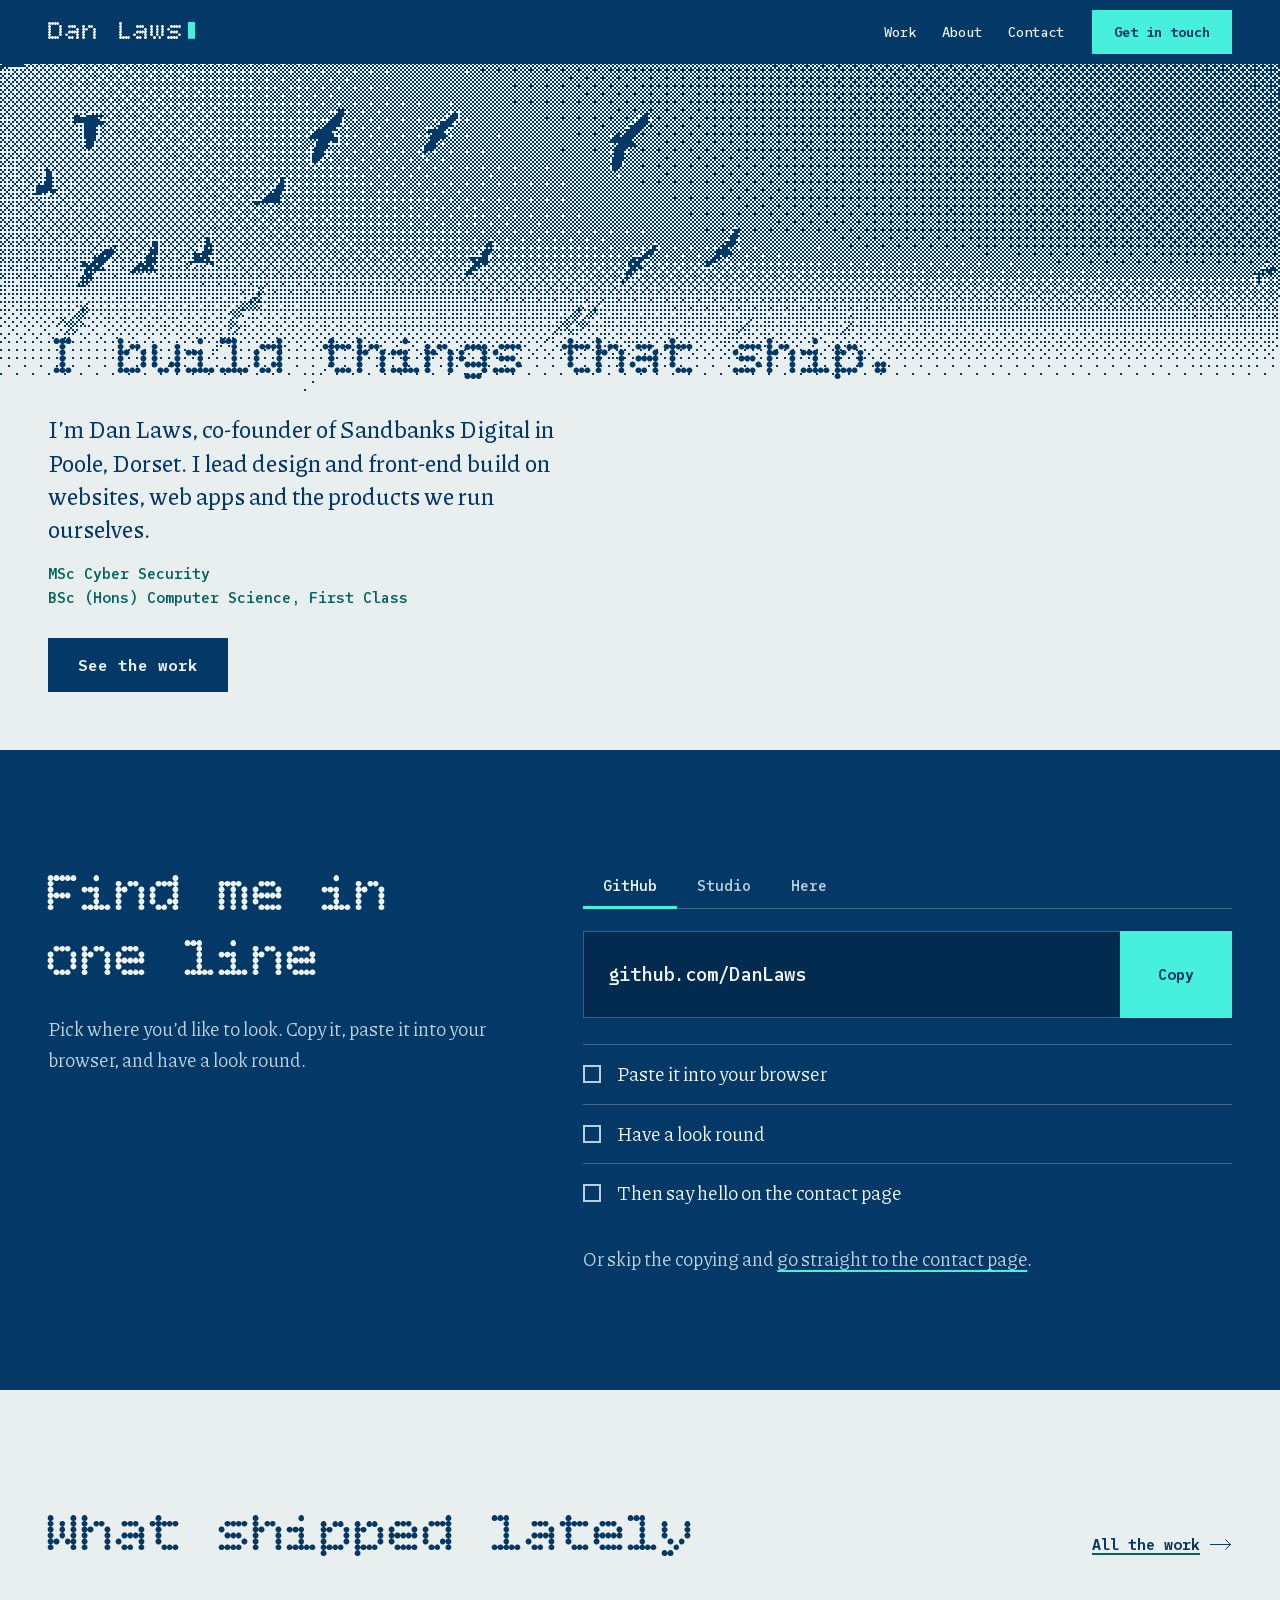
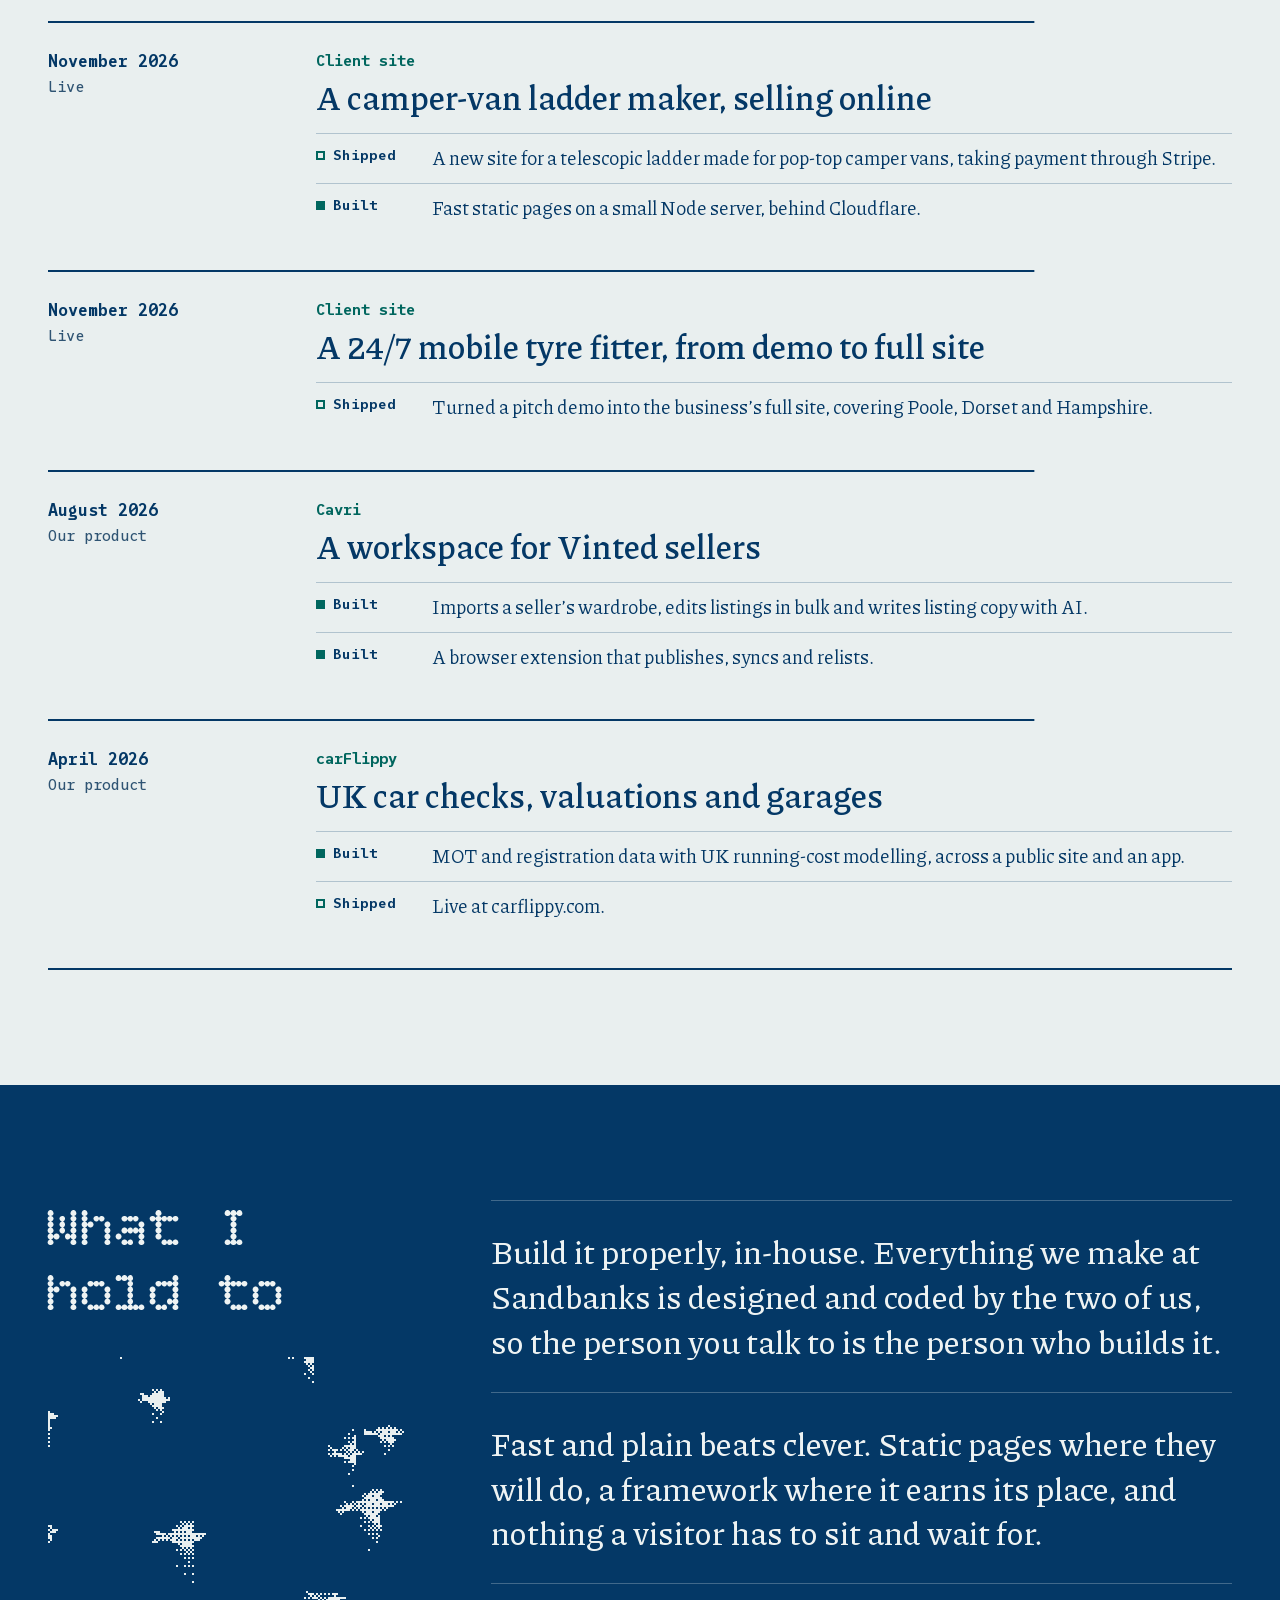
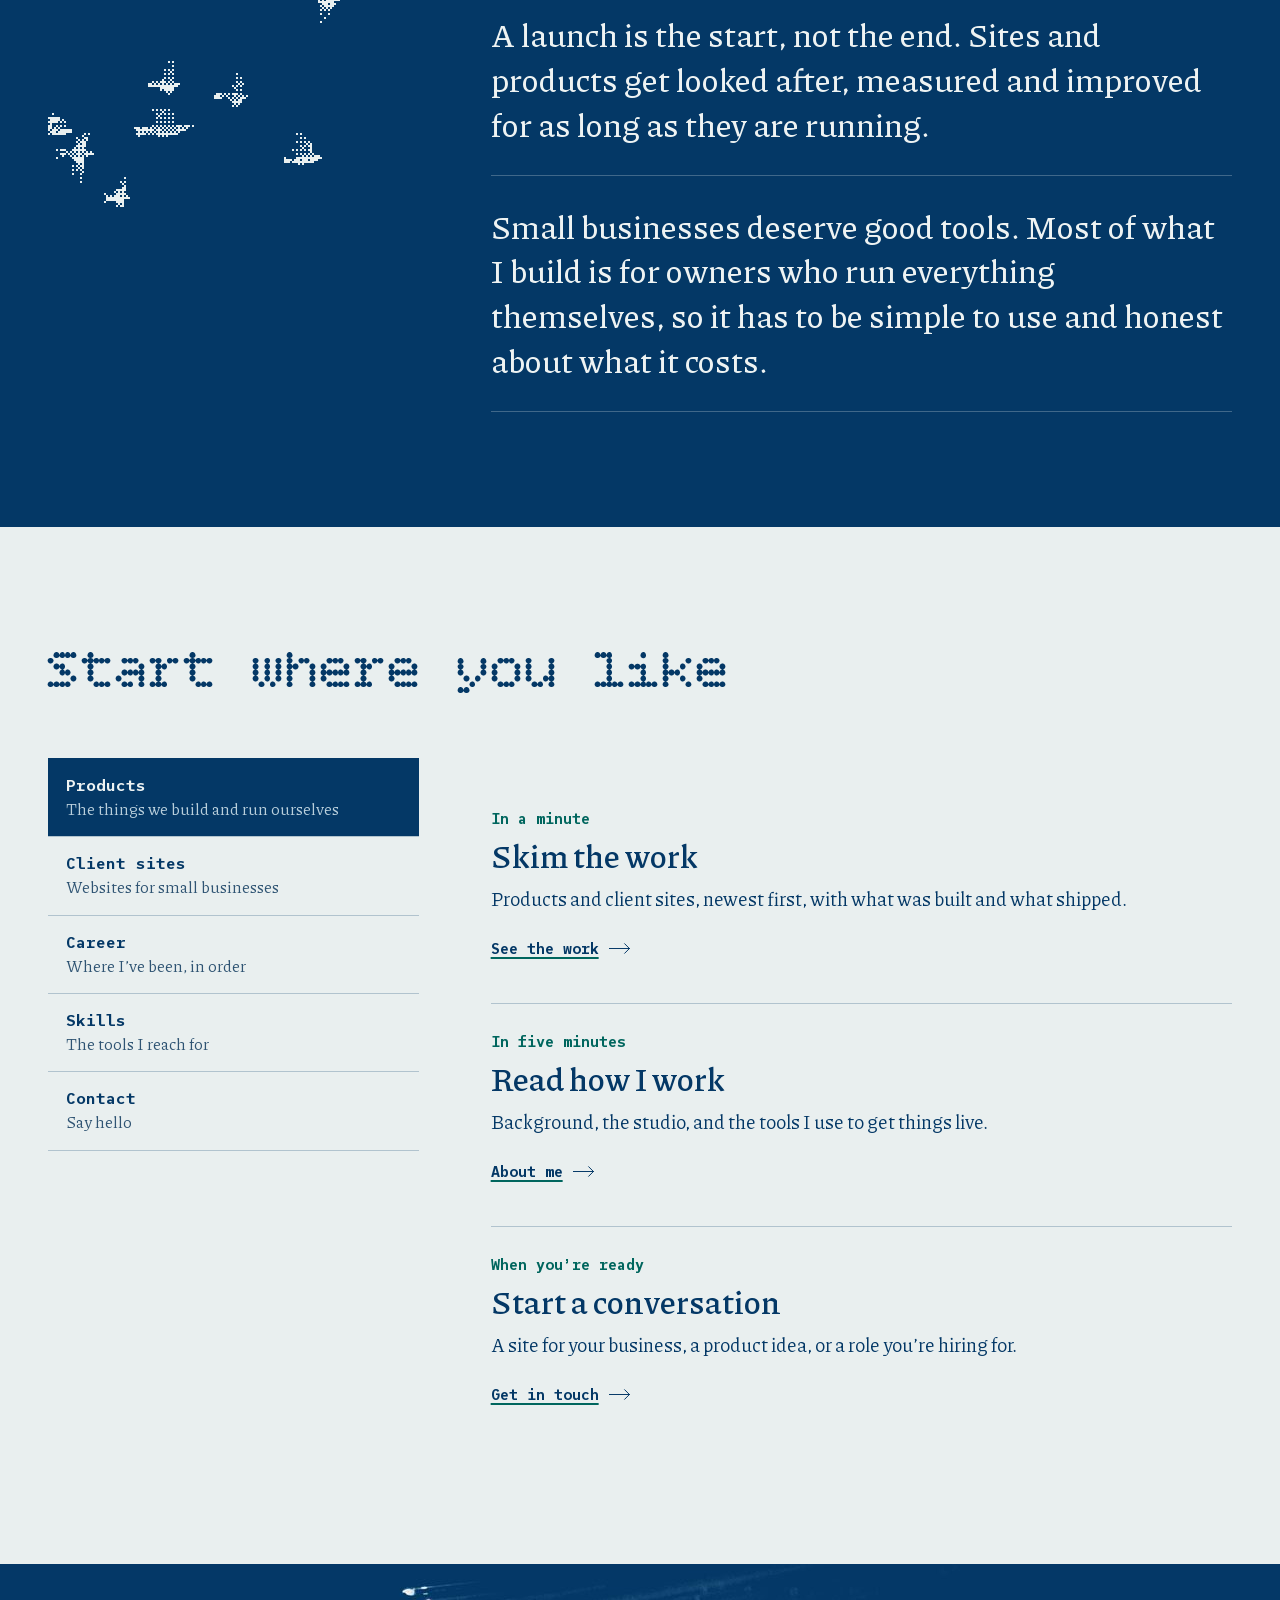
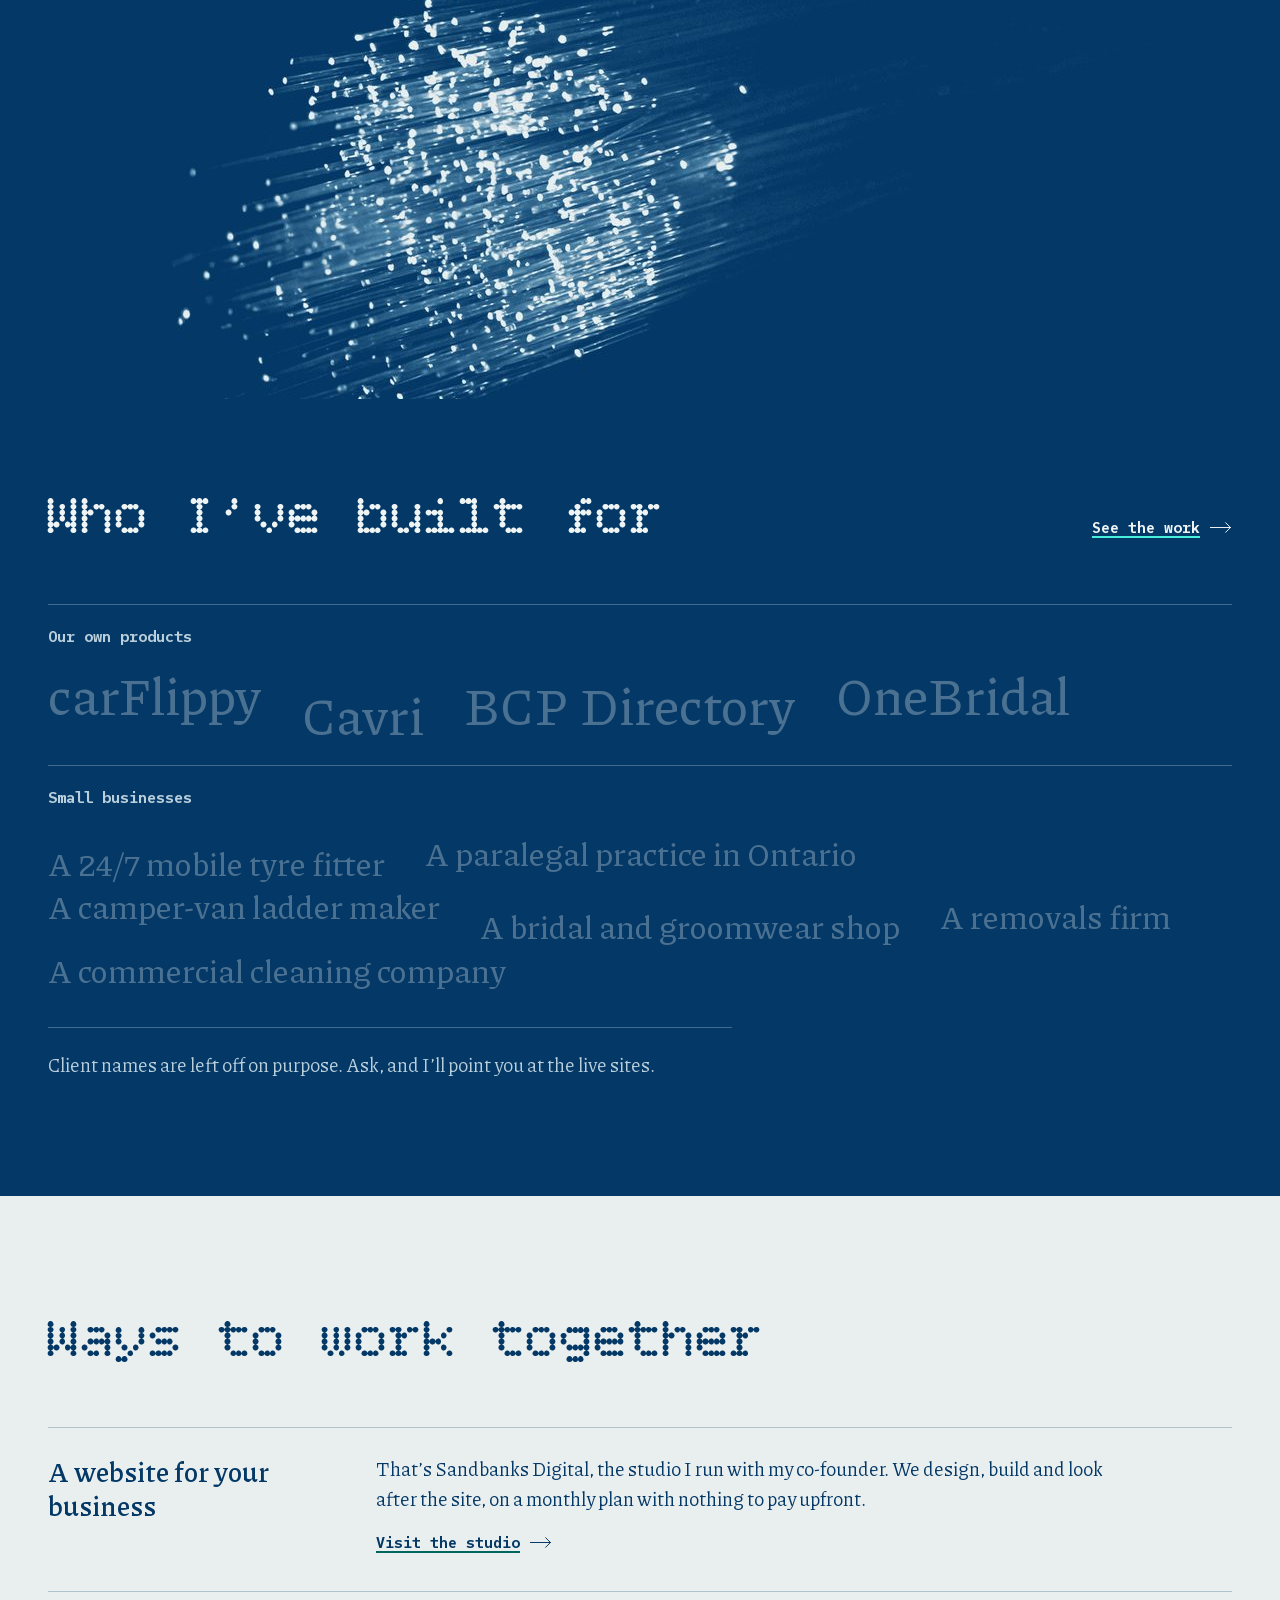
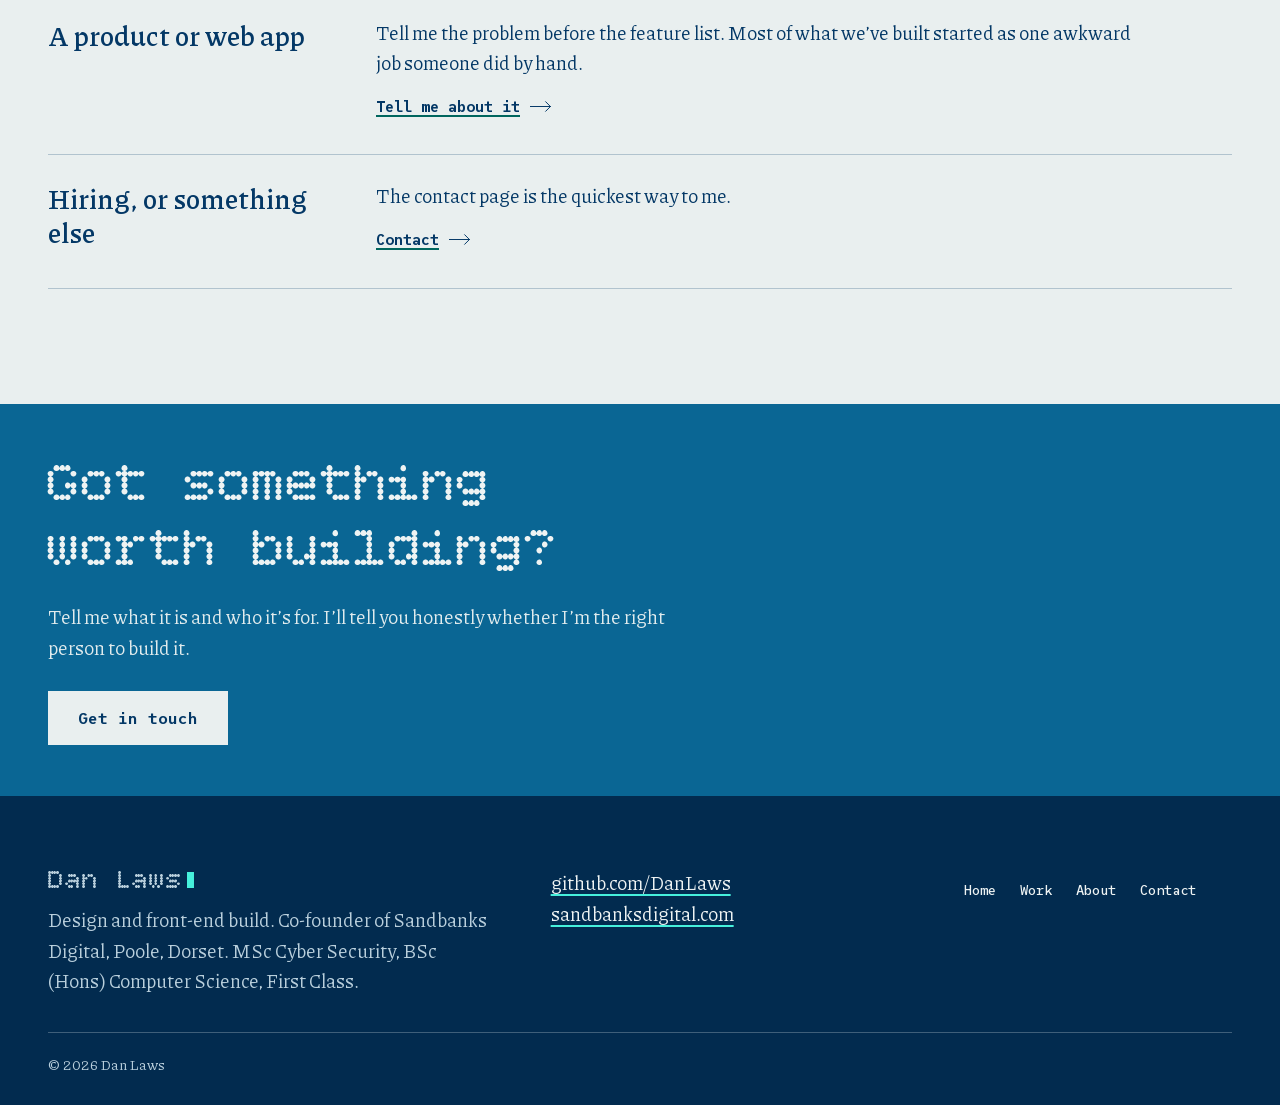
<file: index.html>
<!doctype html>
<html lang="en-GB">
<head>
<meta charset="utf-8">
<meta name="viewport" content="width=device-width, initial-scale=1">
<!-- Preview build: remove noindex when this becomes the live site. -->
<meta name="robots" content="noindex">
<title>Dan Laws: design and front-end build, Poole</title>
<meta name="description" content="Dan Laws designs and builds websites, web apps and the products behind them. Co-founder of Sandbanks Digital in Poole, Dorset. MSc Cyber Security, BSc (Hons) Computer Science (First Class).">
<link rel="canonical" href="https://danlaws.com/">
<link rel="icon" href="favicon.svg" type="image/svg+xml">
<meta name="theme-color" content="#043866">
<meta property="og:type" content="website">
<meta property="og:site_name" content="Dan Laws">
<meta property="og:locale" content="en_GB">
<meta property="og:url" content="https://danlaws.com/">
<meta property="og:title" content="Dan Laws: design and front-end build">
<meta property="og:description" content="Websites, web apps and the products behind them. Co-founder of Sandbanks Digital in Poole, Dorset. MSc Cyber Security, BSc (Hons) Computer Science (First Class).">
<meta property="og:image" content="https://danlaws.com/assets/img/og.png">
<meta property="og:image:width" content="1200">
<meta property="og:image:height" content="630">
<meta property="og:image:alt" content="Dan Laws: design and front-end build, Poole, Dorset">
<meta name="twitter:card" content="summary_large_image">
<link rel="preload" href="assets/fonts/bitcount-grid-single-normal.woff2" as="font" type="font/woff2" crossorigin>
<link rel="preload" href="assets/fonts/piazzolla-normal.woff2" as="font" type="font/woff2" crossorigin>
<link rel="preload" href="assets/fonts/suse-mono-normal.woff2" as="font" type="font/woff2" crossorigin>
<link rel="preload" as="image" href="assets/hero-poster-1280.webp" imagesrcset="assets/hero-poster-800.webp 800w, assets/hero-poster-1280.webp 1280w, assets/hero-poster-1920.webp 1920w" imagesizes="100vw" media="(min-width: 641px)" fetchpriority="high">
<link rel="preload" as="image" href="assets/hero-poster-m-720.webp" imagesrcset="assets/hero-poster-m-480.webp 480w, assets/hero-poster-m-720.webp 720w" imagesizes="100vw" media="(max-width: 640px)" fetchpriority="high">
<link rel="stylesheet" href="style.css">
<link rel="stylesheet" href="site.css">
<script>document.documentElement.className+=' js'</script>
<script type="application/ld+json">{"@context":"https://schema.org","@type":"Person","name":"Dan Laws","alternateName":"Daniel Laws","url":"https://danlaws.com/","alumniOf":{"@type":"CollegeOrUniversity","name":"University of the West of England"},"hasCredential":[{"@type":"EducationalOccupationalCredential","name":"MSc Cyber Security","credentialCategory":"degree"},{"@type":"EducationalOccupationalCredential","name":"BSc (Hons) Computer Science, First Class","credentialCategory":"degree"}],"jobTitle":"Co-founder, design and front-end lead","worksFor":{"@type":"Organization","name":"Sandbanks Digital","url":"https://sandbanksdigital.com/"},"address":{"@type":"PostalAddress","addressLocality":"Poole","addressRegion":"Dorset","addressCountry":"GB"},"sameAs":["https://github.com/DanLaws"]}</script>
</head>
<body data-page="index">
<a class="skip" href="#main">Skip to content</a>
<header class="top">
  <div class="gauge top-in">
    <a class="logo" href="index.html" aria-label="Dan Laws: home" aria-current="page"><span class="logo-name">Dan Laws<svg class="cur" viewBox="0 0 3 7" aria-hidden="true" focusable="false"><rect width="3" height="7"/></svg></span></a>
    <nav class="links" id="menu" aria-label="Main">
      <ul>
        <li><a href="work.html">Work</a></li>
        <li><a href="about.html">About</a></li>
        <li><a href="contact.html">Contact</a></li>
        <li class="links-book"><a href="contact.html" class="links-book-link">Get in touch</a></li>
      </ul>
    </nav>
    <a href="contact.html" class="top-go">Get in touch</a>
    <button class="links-toggle" type="button" aria-expanded="false" aria-controls="menu"><span>Menu</span></button>
  </div>
</header>
<main id="main">
<section class="hero" aria-label="Introduction">
  <div class="film" aria-hidden="true">
    <picture><source media="(max-width: 640px)" srcset="assets/hero-poster-m-480.webp 480w, assets/hero-poster-m-720.webp 720w" sizes="100vw" width="720" height="1000"><img class="poster" src="assets/hero-poster-1280.webp" srcset="assets/hero-poster-800.webp 800w, assets/hero-poster-1280.webp 1280w, assets/hero-poster-1920.webp 1920w" sizes="100vw" width="1280" height="720" alt="" fetchpriority="high" decoding="async"></picture>
    <video class="reel" muted playsinline loop preload="none" tabindex="-1" data-src="assets/hero.mp4" data-src-m="assets/hero-m.mp4"></video>
  </div>
  <div class="gauge hero-body">
    <h1 class="hero-title"><span class="w">I</span> <span class="w">build</span> <span class="w">things</span> <span class="w">that</span> <span class="w">ship.</span></h1>
    <p class="lede">I&rsquo;m Dan Laws, co-founder of Sandbanks Digital in Poole, Dorset. I lead design and front-end build on websites, web apps and the products we run ourselves.</p>
    <ul class="creds" aria-label="Degrees"><li>MSc Cyber Security</li><li>BSc (Hons) Computer Science, First Class</li></ul>
    <a href="work.html" class="cta">See the work</a>
  </div>
  <button class="film-toggle" type="button" aria-pressed="false">Pause film</button>
</section>

<section class="bay bay-ground" id="find" aria-labelledby="find-h">
  <div class="gauge install-grid">
    <div class="install-copy" data-reveal>
      <h2 id="find-h">Find me in one line</h2>
      <p>Pick where you&rsquo;d like to look. Copy it, paste it into your browser, and have a look round.</p>
    </div>
    <div class="installer" data-installer>
      <dl class="cmd-list" aria-label="Where to find me">
        <div class="cmd-static"><dt>GitHub</dt><dd><pre><code>github.com/DanLaws</code></pre></dd></div>
        <div class="cmd-static"><dt>Studio</dt><dd><pre><code>sandbanksdigital.com</code></pre></dd></div>
        <div class="cmd-static"><dt>Here</dt><dd><pre><code>danlaws.com</code></pre></dd></div>
      </dl>
      <div class="cmd-live" hidden>
        <div class="tabs" role="group" aria-label="Where to look">
          <button class="tab" type="button" data-tab="0" aria-pressed="true">GitHub</button>
          <button class="tab" type="button" data-tab="1" aria-pressed="false">Studio</button>
          <button class="tab" type="button" data-tab="2" aria-pressed="false">Here</button>
        </div>
        <div class="cmd-box">
          <pre class="cmd" tabindex="0"><code data-cmd><span class="tk">github.com/DanLaws<span class="ul"></span></span></code></pre>
          <button class="copy" type="button" data-copy aria-label="Copy the address"><span data-copy-label>Copy</span></button>
        </div>
        <p class="vh" role="status" aria-live="polite" data-copy-status></p>
        <ul class="next" aria-label="What to do next">
          <li><span class="sq" aria-hidden="true"><span class="fill"></span></span>Paste it into your browser</li>
          <li><span class="sq" aria-hidden="true"><span class="fill"></span></span>Have a look round</li>
          <li><span class="sq" aria-hidden="true"><span class="fill"></span></span>Then say hello on the contact page</li>
        </ul>
      </div>
      <p class="cmd-after">Or skip the copying and <a href="contact.html">go straight to the contact page</a>.</p>
    </div>
  </div>
</section>

<section class="bay bay-paper" id="lately" aria-labelledby="lat-h">
  <div class="gauge">
    <div class="bay-head" data-reveal>
      <h2 id="lat-h">What shipped lately</h2>
      <a class="onward" href="work.html">All the work <svg class="tail" viewBox="0 0 28 14" width="28" height="14" aria-hidden="true" focusable="false"><path d="M0 7h26M20 1l6 6-6 6" fill="none" stroke="currentColor" stroke-width="1.25" stroke-linecap="square"/></svg></a>
    </div>
    <ol class="feed" data-feed data-reveal="stagger">
      <li class="entry">
        <span class="rule" aria-hidden="true"></span>
        <div class="when"><p class="when-date">November 2026</p><p class="when-ago">Live</p></div>
        <div class="what">
          <p class="ver">Client site</p>
          <h3>A camper-van ladder maker, selling online</h3>
          <ul class="chg">
            <li><span class="k k-fix">Shipped</span><span class="t">A new site for a telescopic ladder made for pop-top camper vans, taking payment through Stripe.</span></li>
            <li><span class="k k-add">Built</span><span class="t">Fast static pages on a small Node server, behind Cloudflare.</span></li>
          </ul>
        </div>
      </li>
      <li class="entry">
        <span class="rule" aria-hidden="true"></span>
        <div class="when"><p class="when-date">November 2026</p><p class="when-ago">Live</p></div>
        <div class="what">
          <p class="ver">Client site</p>
          <h3>A 24/7 mobile tyre fitter, from demo to full site</h3>
          <ul class="chg">
            <li><span class="k k-fix">Shipped</span><span class="t">Turned a pitch demo into the business&rsquo;s full site, covering Poole, Dorset and Hampshire.</span></li>
          </ul>
        </div>
      </li>
      <li class="entry">
        <span class="rule" aria-hidden="true"></span>
        <div class="when"><p class="when-date">August 2026</p><p class="when-ago">Our product</p></div>
        <div class="what">
          <p class="ver">Cavri</p>
          <h3>A workspace for Vinted sellers</h3>
          <ul class="chg">
            <li><span class="k k-add">Built</span><span class="t">Imports a seller&rsquo;s wardrobe, edits listings in bulk and writes listing copy with AI.</span></li>
            <li><span class="k k-add">Built</span><span class="t">A browser extension that publishes, syncs and relists.</span></li>
          </ul>
        </div>
      </li>
      <li class="entry">
        <span class="rule" aria-hidden="true"></span>
        <div class="when"><p class="when-date">April 2026</p><p class="when-ago">Our product</p></div>
        <div class="what">
          <p class="ver">carFlippy</p>
          <h3>UK car checks, valuations and garages</h3>
          <ul class="chg">
            <li><span class="k k-add">Built</span><span class="t">MOT and registration data with UK running-cost modelling, across a public site and an app.</span></li>
            <li><span class="k k-fix">Shipped</span><span class="t">Live at carflippy.com.</span></li>
          </ul>
        </div>
      </li>
    </ol>
  </div>
</section>

<!-- DRAFT: these four lines are a first draft written from how Sandbanks Digital describes itself. Rewrite them in Dan's own words. -->
<section class="bay bay-ground" id="hold" aria-labelledby="hold-h">
  <div class="gauge hold-grid">
    <div class="hold-side">
      <h2 id="hold-h" data-reveal>What I hold to</h2>
      <figure class="stip" data-reveal><img src="assets/img/flock-hold.webp" width="720" height="900" alt="A flock of birds in flight, drawn as a pattern of paper-coloured dots on dark blue" loading="lazy" decoding="async"></figure>
    </div>
    <div class="hold" data-reveal="stagger">
      <p>Build it properly, in-house. Everything we make at Sandbanks is designed and coded by the two of us, so the person you talk to is the person who builds it.</p>
      <p>Fast and plain beats clever. Static pages where they will do, a framework where it earns its place, and nothing a visitor has to sit and wait for.</p>
      <p>A launch is the start, not the end. Sites and products get looked after, measured and improved for as long as they are running.</p>
      <p>Small businesses deserve good tools. Most of what I build is for owners who run everything themselves, so it has to be simple to use and honest about what it costs.</p>
    </div>
  </div>
</section>

<section class="bay bay-paper" id="start" aria-labelledby="start-h">
  <div class="gauge">
    <h2 id="start-h" data-reveal>Start where you like</h2>
    <div class="docs-grid">
      <nav class="docnav" aria-label="Sections of this site" data-reveal>
        <ul>
          <li><a href="work.html#products" aria-current="true"><span class="dn">Products</span><span class="dd">The things we build and run ourselves</span></a></li>
          <li><a href="work.html#clients"><span class="dn">Client sites</span><span class="dd">Websites for small businesses</span></a></li>
          <li><a href="about.html#career"><span class="dn">Career</span><span class="dd">Where I&rsquo;ve been, in order</span></a></li>
          <li><a href="about.html#skills"><span class="dn">Skills</span><span class="dd">The tools I reach for</span></a></li>
          <li><a href="contact.html"><span class="dn">Contact</span><span class="dd">Say hello</span></a></li>
        </ul>
      </nav>
      <div class="starts" data-reveal="stagger">
        <article class="start"><p class="start-when">In a minute</p><h3>Skim the work</h3><p>Products and client sites, newest first, with what was built and what shipped.</p><a class="onward" href="work.html">See the work <svg class="tail" viewBox="0 0 28 14" width="28" height="14" aria-hidden="true" focusable="false"><path d="M0 7h26M20 1l6 6-6 6" fill="none" stroke="currentColor" stroke-width="1.25" stroke-linecap="square"/></svg></a></article>
        <article class="start"><p class="start-when">In five minutes</p><h3>Read how I work</h3><p>Background, the studio, and the tools I use to get things live.</p><a class="onward" href="about.html">About me <svg class="tail" viewBox="0 0 28 14" width="28" height="14" aria-hidden="true" focusable="false"><path d="M0 7h26M20 1l6 6-6 6" fill="none" stroke="currentColor" stroke-width="1.25" stroke-linecap="square"/></svg></a></article>
        <article class="start"><p class="start-when">When you&rsquo;re ready</p><h3>Start a conversation</h3><p>A site for your business, a product idea, or a role you&rsquo;re hiring for.</p><a class="onward" href="contact.html">Get in touch <svg class="tail" viewBox="0 0 28 14" width="28" height="14" aria-hidden="true" focusable="false"><path d="M0 7h26M20 1l6 6-6 6" fill="none" stroke="currentColor" stroke-width="1.25" stroke-linecap="square"/></svg></a></article>
      </div>
    </div>
  </div>
</section>

<section class="bay bay-ground bay-photo" id="built-for" aria-labelledby="bf-h">
  <figure class="band-photo"><img src="assets/img/fibre-1280.jpg" srcset="assets/img/fibre-800.jpg 800w, assets/img/fibre-1280.jpg 1280w, assets/img/fibre-1800.jpg 1800w" sizes="100vw" width="1800" height="770" alt="Fine optical fibres fanned out in the dark, each tip lit" loading="lazy" decoding="async"></figure>
  <div class="gauge">
    <div class="bay-head" data-reveal>
      <h2 id="bf-h">Who I&rsquo;ve built for</h2>
      <a class="onward" href="work.html">See the work <svg class="tail" viewBox="0 0 28 14" width="28" height="14" aria-hidden="true" focusable="false"><path d="M0 7h26M20 1l6 6-6 6" fill="none" stroke="currentColor" stroke-width="1.25" stroke-linecap="square"/></svg></a>
    </div>
    <div class="tiers" data-sponsors>
      <div class="tier"><h3>Our own products</h3><ul>
        <li class="sp">carFlippy</li>
        <li class="sp">Cavri</li>
        <li class="sp">BCP Directory</li>
        <li class="sp">OneBridal</li>
      </ul></div>
      <div class="tier"><h3>Small businesses</h3><ul>
        <li class="sp">A 24/7 mobile tyre fitter</li>
        <li class="sp">A paralegal practice in Ontario</li>
        <li class="sp">A camper-van ladder maker</li>
        <li class="sp">A bridal and groomwear shop</li>
        <li class="sp">A removals firm</li>
        <li class="sp">A commercial cleaning company</li>
      </ul></div>
      <p class="tier-note">Client names are left off on purpose. Ask, and I&rsquo;ll point you at the live sites.</p>
    </div>
  </div>
</section>

<section class="bay bay-paper" id="doors" aria-labelledby="doors-h">
  <div class="gauge">
    <h2 id="doors-h" data-reveal>Ways to work together</h2>
    <dl class="gov" data-reveal="stagger">
      <div class="gov-row"><dt>A website for your business</dt><dd><p>That&rsquo;s Sandbanks Digital, the studio I run with my co-founder. We design, build and look after the site, on a monthly plan with nothing to pay upfront.</p><a class="onward" href="https://sandbanksdigital.com" rel="noopener">Visit the studio <svg class="tail" viewBox="0 0 28 14" width="28" height="14" aria-hidden="true" focusable="false"><path d="M0 7h26M20 1l6 6-6 6" fill="none" stroke="currentColor" stroke-width="1.25" stroke-linecap="square"/></svg></a></dd></div>
      <div class="gov-row"><dt>A product or web app</dt><dd><p>Tell me the problem before the feature list. Most of what we&rsquo;ve built started as one awkward job someone did by hand.</p><a class="onward" href="contact.html">Tell me about it <svg class="tail" viewBox="0 0 28 14" width="28" height="14" aria-hidden="true" focusable="false"><path d="M0 7h26M20 1l6 6-6 6" fill="none" stroke="currentColor" stroke-width="1.25" stroke-linecap="square"/></svg></a></dd></div>
      <div class="gov-row"><dt>Hiring, or something else</dt><dd><p>The contact page is the quickest way to me.</p><a class="onward" href="contact.html">Contact <svg class="tail" viewBox="0 0 28 14" width="28" height="14" aria-hidden="true" focusable="false"><path d="M0 7h26M20 1l6 6-6 6" fill="none" stroke="currentColor" stroke-width="1.25" stroke-linecap="square"/></svg></a></dd></div>
    </dl>
  </div>
</section>

<section class="bay bay-band ask" aria-labelledby="close-h">
  <div class="gauge"><div class="ask-in" data-reveal>
    <h2 id="close-h">Got something worth building?</h2>
    <p>Tell me what it is and who it&rsquo;s for. I&rsquo;ll tell you honestly whether I&rsquo;m the right person to build it.</p>
    <a href="contact.html" class="solid">Get in touch</a>
  </div></div>
</section>
</main>
<footer class="base">
  <div class="gauge base-in">
    <div><p class="base-brand"><span>Dan Laws<svg class="cur" viewBox="0 0 3 7" aria-hidden="true" focusable="false"><rect width="3" height="7"/></svg></span></p><p>Design and front-end build. Co-founder of Sandbanks Digital, Poole, Dorset. MSc Cyber Security, BSc (Hons) Computer Science, First Class.</p></div>
    <div><p><a href="https://github.com/DanLaws" rel="me noopener">github.com/DanLaws</a></p><p><a href="https://sandbanksdigital.com" rel="noopener">sandbanksdigital.com</a></p></div>
    <nav aria-label="Footer"><a href="index.html">Home</a><a href="work.html">Work</a><a href="about.html">About</a><a href="contact.html">Contact</a></nav>
  </div>
  <div class="gauge"><p class="base-small">&copy; 2026 Dan Laws</p></div>
</footer>
<script src="assets/motion.js"></script>
<script src="script.js"></script>
</body>
</html>
</file>
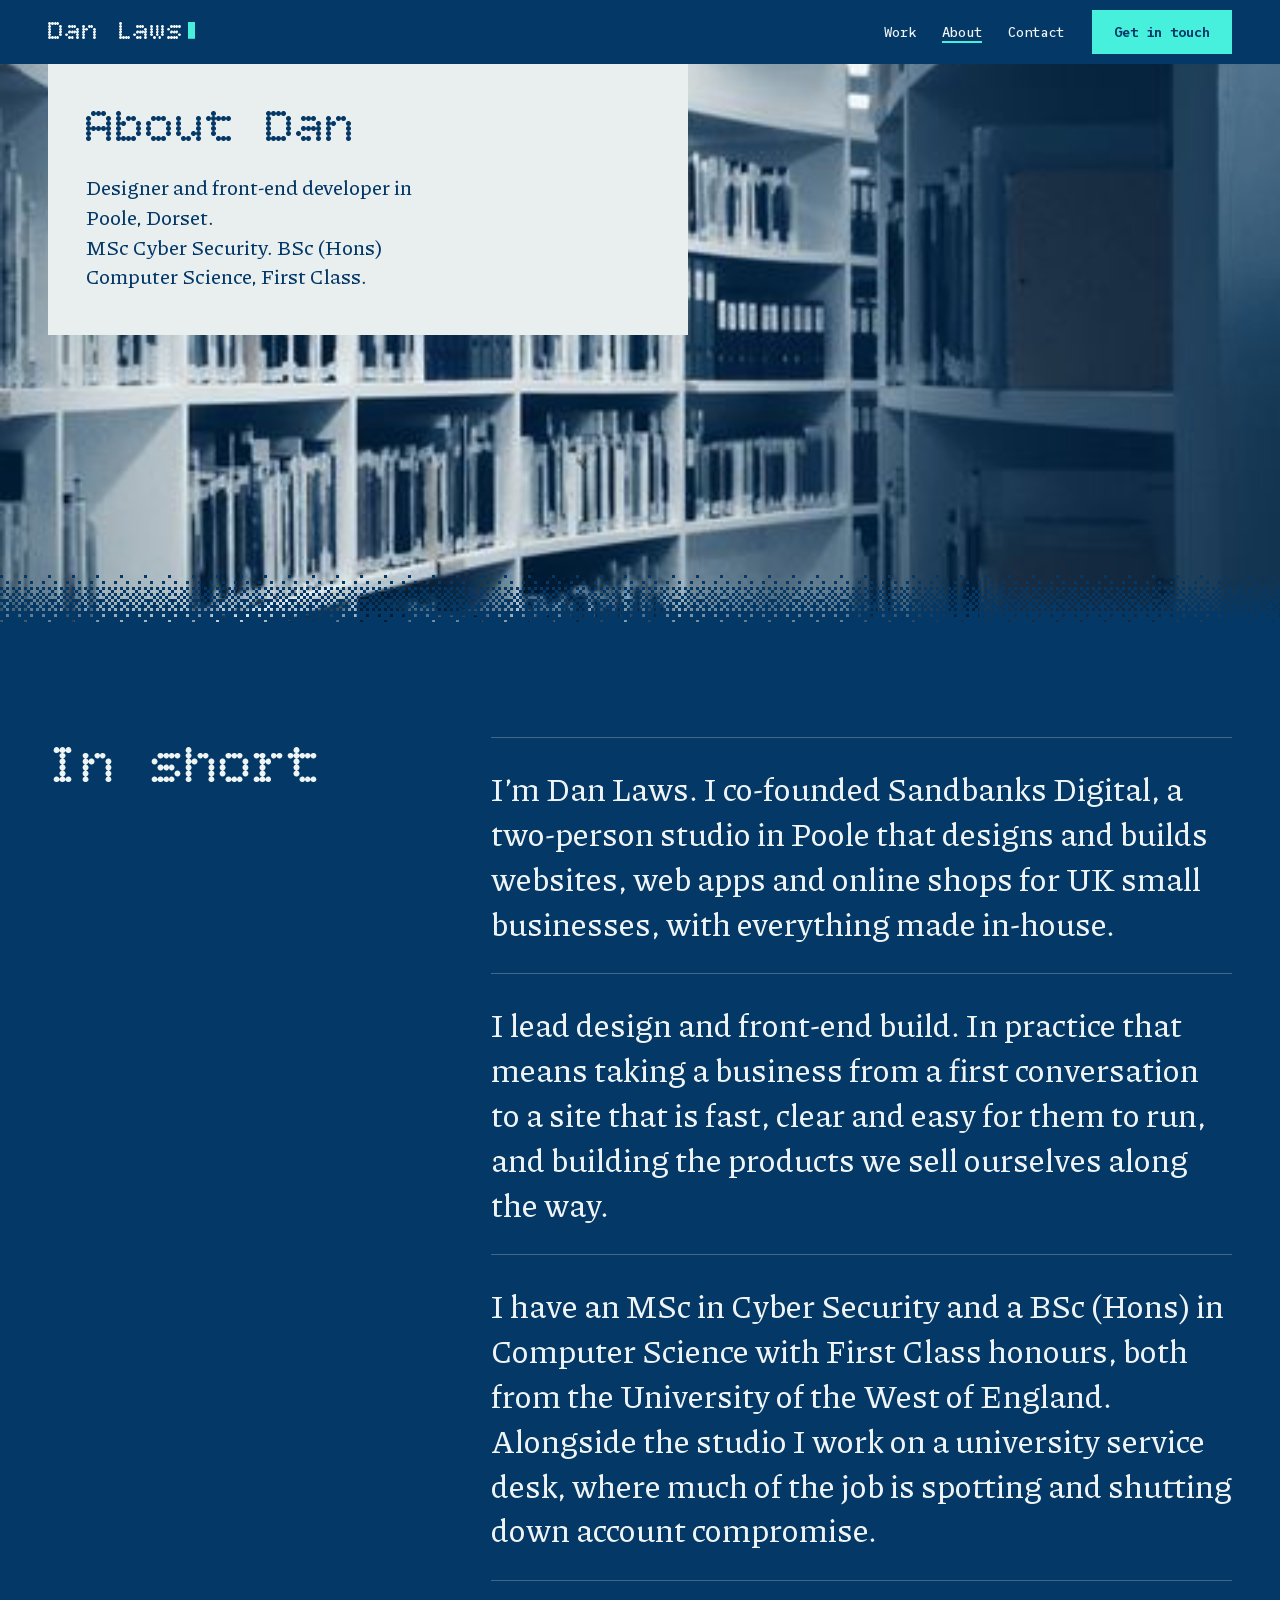
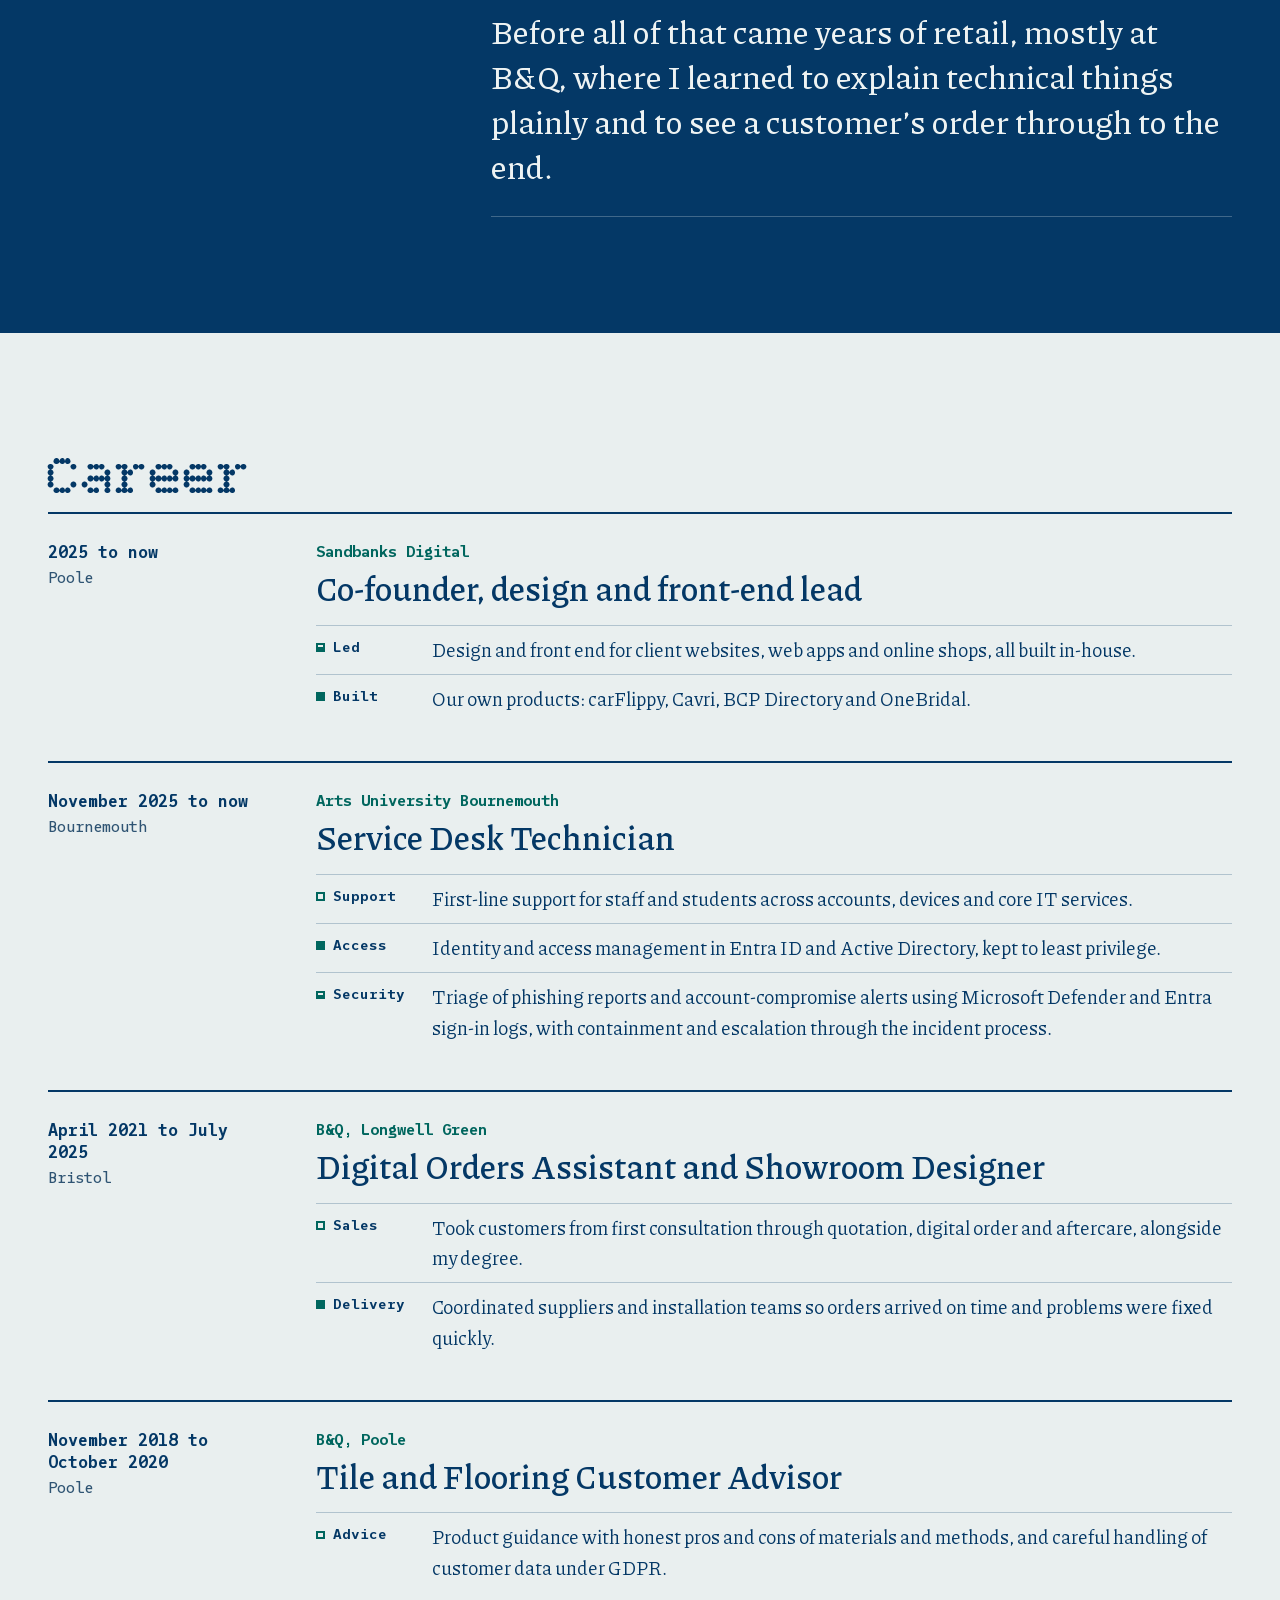
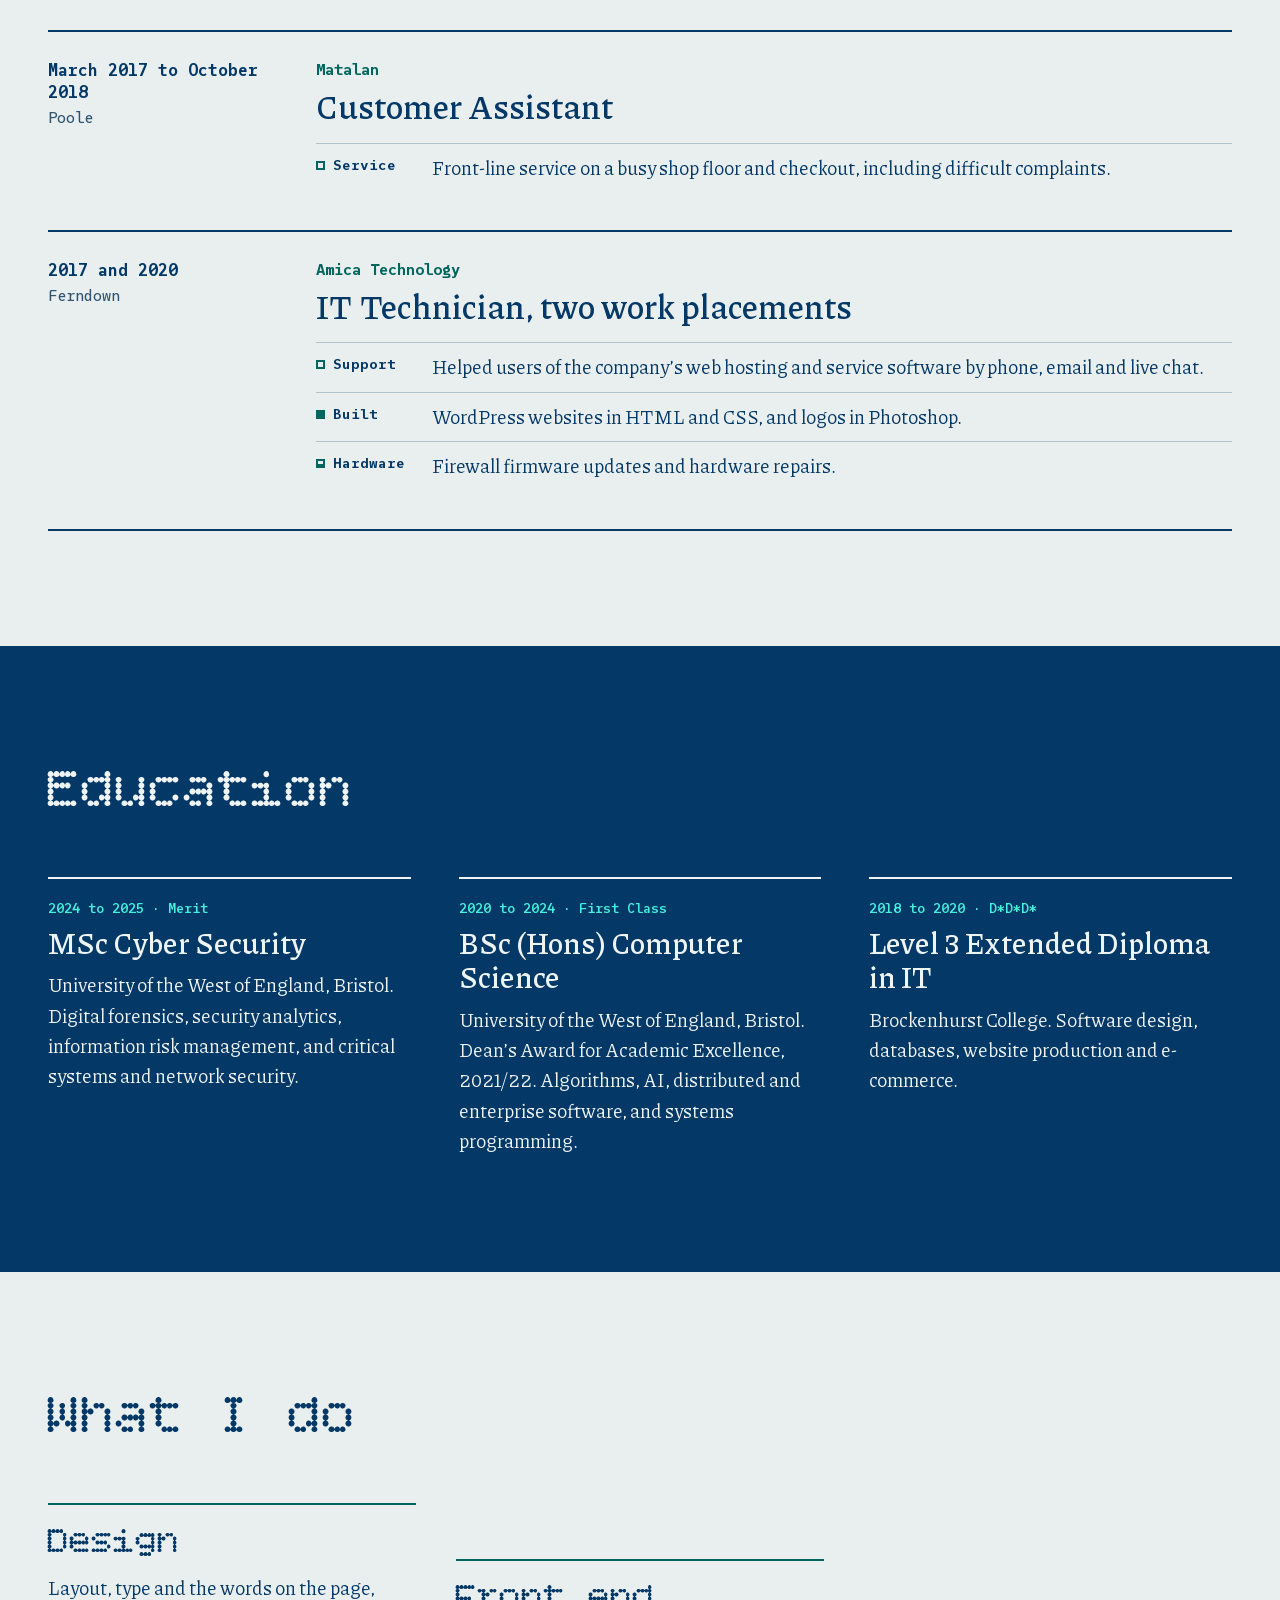
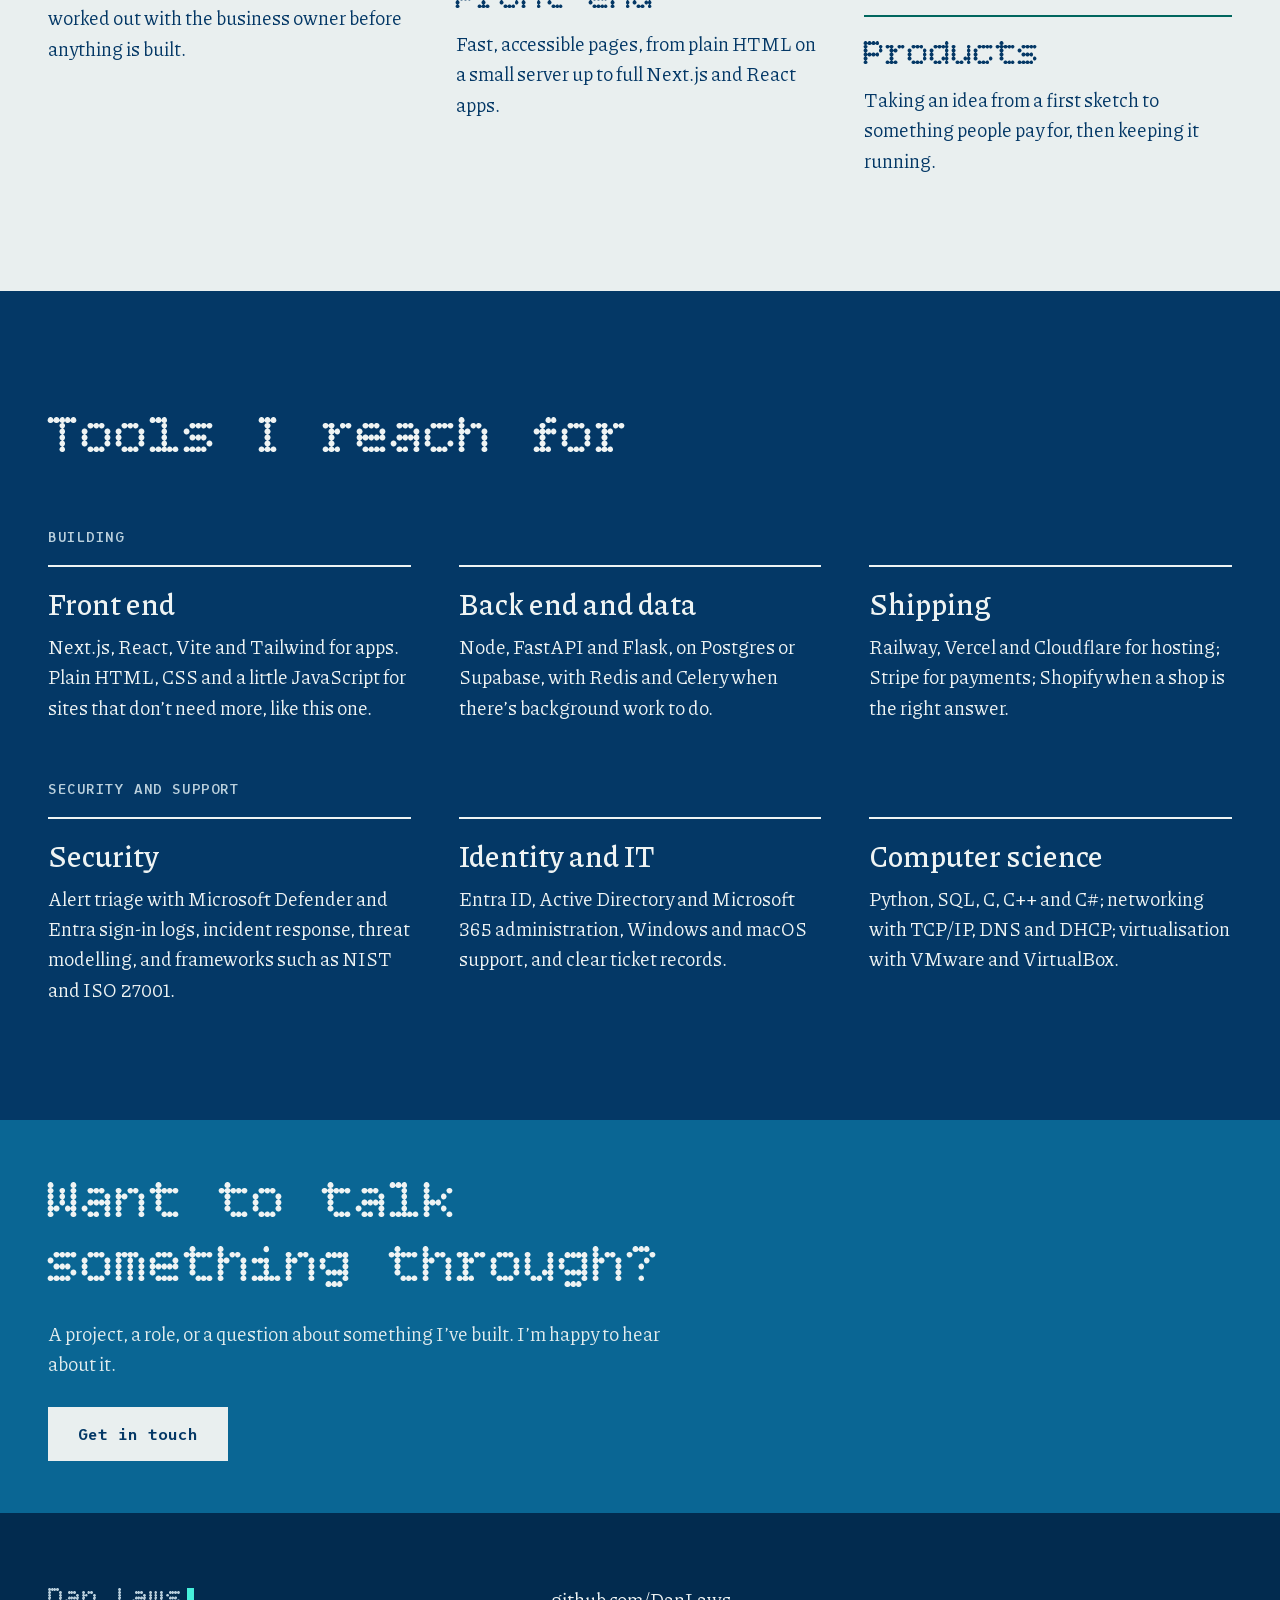
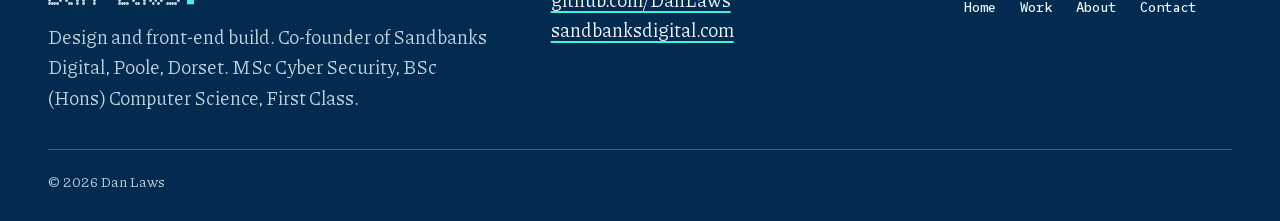
<file: about.html>
<!doctype html>
<html lang="en-GB">
<head>
<meta charset="utf-8">
<meta name="viewport" content="width=device-width, initial-scale=1">
<meta name="robots" content="noindex">
<title>About: Dan Laws</title>
<meta name="description" content="Dan Laws is a designer and front-end developer in Poole, Dorset, and co-founder of Sandbanks Digital, with an MSc in Cyber Security and a First Class BSc (Hons) in Computer Science.">
<link rel="canonical" href="https://danlaws.com/about">
<link rel="icon" href="favicon.svg" type="image/svg+xml">
<meta name="theme-color" content="#043866">
<meta property="og:type" content="website">
<meta property="og:site_name" content="Dan Laws">
<meta property="og:locale" content="en_GB">
<meta property="og:url" content="https://danlaws.com/about">
<meta property="og:title" content="About: Dan Laws">
<meta property="og:description" content="Dan Laws is a designer and front-end developer in Poole, Dorset, and co-founder of Sandbanks Digital, with an MSc in Cyber Security and a First Class BSc (Hons) in Computer Science.">
<meta property="og:image" content="https://danlaws.com/assets/img/og.png">
<meta property="og:image:width" content="1200">
<meta property="og:image:height" content="630">
<meta property="og:image:alt" content="Dan Laws: design and front-end build, Poole, Dorset">
<meta name="twitter:card" content="summary_large_image">
<link rel="preload" href="assets/fonts/bitcount-grid-single-normal.woff2" as="font" type="font/woff2" crossorigin>
<link rel="preload" href="assets/fonts/piazzolla-normal.woff2" as="font" type="font/woff2" crossorigin>
<link rel="preload" href="assets/fonts/suse-mono-normal.woff2" as="font" type="font/woff2" crossorigin>
<link rel="stylesheet" href="style.css">
<link rel="stylesheet" href="site.css">
<script>document.documentElement.className+=' js'</script>
</head>
<body data-page="about">
<a class="skip" href="#main">Skip to content</a>
<header class="top">
  <div class="gauge top-in">
    <a class="logo" href="index.html" aria-label="Dan Laws: home"><span class="logo-name">Dan Laws<svg class="cur" viewBox="0 0 3 7" aria-hidden="true" focusable="false"><rect width="3" height="7"/></svg></span></a>
    <nav class="links" id="menu" aria-label="Main">
      <ul>
        <li><a href="work.html">Work</a></li>
        <li><a href="about.html" aria-current="page">About</a></li>
        <li><a href="contact.html">Contact</a></li>
        <li class="links-book"><a href="contact.html" class="links-book-link">Get in touch</a></li>
      </ul>
    </nav>
    <a href="contact.html" class="top-go">Get in touch</a>
    <button class="links-toggle" type="button" aria-expanded="false" aria-controls="menu"><span>Menu</span></button>
  </div>
</header>
<main id="main">
<section class="ph ph--hung-tl ph-edge-ink" aria-labelledby="ph-h">
  <picture class="ph-img"><source media="(max-width: 640px)" srcset="assets/img/about-m-480.jpg 480w, assets/img/about-m-800.jpg 800w" sizes="100vw"><img src="assets/img/about-1280.jpg" srcset="assets/img/about-800.jpg 800w, assets/img/about-1280.jpg 1280w, assets/img/about-1800.jpg 1800w" sizes="100vw" width="1800" height="900" alt="Curved white shelving in a quiet library lit in blue" fetchpriority="high" decoding="async"></picture>
  <div class="ph-plate"><div class="ph-text"><h1 id="ph-h" class="ph-title">About Dan</h1><p class="ph-line">Designer and front-end developer in Poole, Dorset.<br>MSc Cyber Security. BSc (Hons) Computer Science, First Class.</p></div></div>
</section>

<section class="bay bay-ground" id="studio" aria-labelledby="in-h">
  <div class="gauge">
    <div class="hold-grid">
      <h2 id="in-h" data-reveal>In short</h2>
      <div class="hold" data-reveal="stagger">
        <p>I&rsquo;m Dan Laws. I co-founded Sandbanks Digital, a two-person studio in Poole that designs and builds websites, web apps and online shops for UK small businesses, with everything made in-house.</p>
        <p>I lead design and front-end build. In practice that means taking a business from a first conversation to a site that is fast, clear and easy for them to run, and building the products we sell ourselves along the way.</p>
        <p>I have an MSc in Cyber Security and a BSc (Hons) in Computer Science with First Class honours, both from the University of the West of England. Alongside the studio I work on a university service desk, where much of the job is spotting and shutting down account compromise.</p>
        <p>Before all of that came years of retail, mostly at B&amp;Q, where I learned to explain technical things plainly and to see a customer&rsquo;s order through to the end.</p>
      </div>
    </div>
  </div>
</section>

<section class="bay bay-paper" id="career" aria-labelledby="cr-h">
  <div class="gauge">
    <h2 id="cr-h" data-reveal>Career</h2>
    <ol class="feed" data-feed data-reveal="stagger">
      <li class="entry">
        <span class="rule" aria-hidden="true"></span>
        <div class="when"><p class="when-date">2025 to now</p><p class="when-ago">Poole</p></div>
        <div class="what">
          <p class="ver">Sandbanks Digital</p>
          <h3>Co-founder, design and front-end lead</h3>
          <ul class="chg">
            <li><span class="k k-chg">Led</span><span class="t">Design and front end for client websites, web apps and online shops, all built in-house.</span></li>
            <li><span class="k k-add">Built</span><span class="t">Our own products: carFlippy, Cavri, BCP Directory and OneBridal.</span></li>
          </ul>
        </div>
      </li>
      <li class="entry">
        <span class="rule" aria-hidden="true"></span>
        <div class="when"><p class="when-date">November 2025 to now</p><p class="when-ago">Bournemouth</p></div>
        <div class="what">
          <p class="ver">Arts University Bournemouth</p>
          <h3>Service Desk Technician</h3>
          <ul class="chg">
            <li><span class="k k-fix">Support</span><span class="t">First-line support for staff and students across accounts, devices and core IT services.</span></li>
            <li><span class="k k-add">Access</span><span class="t">Identity and access management in Entra ID and Active Directory, kept to least privilege.</span></li>
            <li><span class="k k-chg">Security</span><span class="t">Triage of phishing reports and account-compromise alerts using Microsoft Defender and Entra sign-in logs, with containment and escalation through the incident process.</span></li>
          </ul>
        </div>
      </li>
      <li class="entry">
        <span class="rule" aria-hidden="true"></span>
        <div class="when"><p class="when-date">April 2021 to July 2025</p><p class="when-ago">Bristol</p></div>
        <div class="what">
          <p class="ver">B&amp;Q, Longwell Green</p>
          <h3>Digital Orders Assistant and Showroom Designer</h3>
          <ul class="chg">
            <li><span class="k k-fix">Sales</span><span class="t">Took customers from first consultation through quotation, digital order and aftercare, alongside my degree.</span></li>
            <li><span class="k k-add">Delivery</span><span class="t">Coordinated suppliers and installation teams so orders arrived on time and problems were fixed quickly.</span></li>
          </ul>
        </div>
      </li>
      <li class="entry">
        <span class="rule" aria-hidden="true"></span>
        <div class="when"><p class="when-date">November 2018 to October 2020</p><p class="when-ago">Poole</p></div>
        <div class="what">
          <p class="ver">B&amp;Q, Poole</p>
          <h3>Tile and Flooring Customer Advisor</h3>
          <ul class="chg">
            <li><span class="k k-fix">Advice</span><span class="t">Product guidance with honest pros and cons of materials and methods, and careful handling of customer data under GDPR.</span></li>
          </ul>
        </div>
      </li>
      <li class="entry">
        <span class="rule" aria-hidden="true"></span>
        <div class="when"><p class="when-date">March 2017 to October 2018</p><p class="when-ago">Poole</p></div>
        <div class="what">
          <p class="ver">Matalan</p>
          <h3>Customer Assistant</h3>
          <ul class="chg">
            <li><span class="k k-fix">Service</span><span class="t">Front-line service on a busy shop floor and checkout, including difficult complaints.</span></li>
          </ul>
        </div>
      </li>
      <li class="entry">
        <span class="rule" aria-hidden="true"></span>
        <div class="when"><p class="when-date">2017 and 2020</p><p class="when-ago">Ferndown</p></div>
        <div class="what">
          <p class="ver">Amica Technology</p>
          <h3>IT Technician, two work placements</h3>
          <ul class="chg">
            <li><span class="k k-fix">Support</span><span class="t">Helped users of the company&rsquo;s web hosting and service software by phone, email and live chat.</span></li>
            <li><span class="k k-add">Built</span><span class="t">WordPress websites in HTML and CSS, and logos in Photoshop.</span></li>
            <li><span class="k k-chg">Hardware</span><span class="t">Firewall firmware updates and hardware repairs.</span></li>
          </ul>
        </div>
      </li>
    </ol>
  </div>
</section>

<section class="bay bay-ground" id="education" aria-labelledby="ed-h">
  <div class="gauge">
    <h2 id="ed-h" data-reveal>Education</h2>
    <div class="trio" data-reveal="stagger">
      <article><p class="ed-when">2024 to 2025 &middot; Merit</p><h3>MSc Cyber Security</h3><p>University of the West of England, Bristol. Digital forensics, security analytics, information risk management, and critical systems and network security.</p></article>
      <article><p class="ed-when">2020 to 2024 &middot; First Class</p><h3>BSc (Hons) Computer Science</h3><p>University of the West of England, Bristol. Dean&rsquo;s Award for Academic Excellence, 2021/22. Algorithms, AI, distributed and enterprise software, and systems programming.</p></article>
      <article><p class="ed-when">2018 to 2020 &middot; D*D*D*</p><h3>Level 3 Extended Diploma in IT</h3><p>Brockenhurst College. Software design, databases, website production and e-commerce.</p></article>
    </div>
  </div>
</section>

<section class="bay bay-paper" id="do" aria-labelledby="do-h">
  <div class="gauge">
    <h2 id="do-h" data-reveal>What I do</h2>
    <div class="stair" data-reveal="stagger">
      <article><h3>Design</h3><p>Layout, type and the words on the page, worked out with the business owner before anything is built.</p></article>
      <article><h3>Front end</h3><p>Fast, accessible pages, from plain HTML on a small server up to full Next.js and React apps.</p></article>
      <article><h3>Products</h3><p>Taking an idea from a first sketch to something people pay for, then keeping it running.</p></article>
    </div>
  </div>
</section>

<section class="bay bay-ground" id="skills" aria-labelledby="sk-h">
  <div class="gauge">
    <h2 id="sk-h" data-reveal>Tools I reach for</h2>
    <p class="sk-sub" data-reveal>Building</p>
    <div class="trio" data-reveal="stagger">
      <article><h3>Front end</h3><p>Next.js, React, Vite and Tailwind for apps. Plain HTML, CSS and a little JavaScript for sites that don&rsquo;t need more, like this one.</p></article>
      <article><h3>Back end and data</h3><p>Node, FastAPI and Flask, on Postgres or Supabase, with Redis and Celery when there&rsquo;s background work to do.</p></article>
      <article><h3>Shipping</h3><p>Railway, Vercel and Cloudflare for hosting; Stripe for payments; Shopify when a shop is the right answer.</p></article>
    </div>
    <p class="sk-sub" data-reveal>Security and support</p>
    <div class="trio" data-reveal="stagger">
      <article><h3>Security</h3><p>Alert triage with Microsoft Defender and Entra sign-in logs, incident response, threat modelling, and frameworks such as NIST and ISO 27001.</p></article>
      <article><h3>Identity and IT</h3><p>Entra ID, Active Directory and Microsoft 365 administration, Windows and macOS support, and clear ticket records.</p></article>
      <article><h3>Computer science</h3><p>Python, SQL, C, C++ and C#; networking with TCP/IP, DNS and DHCP; virtualisation with VMware and VirtualBox.</p></article>
    </div>
  </div>
</section>

<section class="bay bay-band ask" aria-labelledby="close-h">
  <div class="gauge"><div class="ask-in" data-reveal>
    <h2 id="close-h">Want to talk something through?</h2>
    <p>A project, a role, or a question about something I&rsquo;ve built. I&rsquo;m happy to hear about it.</p>
    <a href="contact.html" class="solid">Get in touch</a>
  </div></div>
</section>
</main>
<footer class="base">
  <div class="gauge base-in">
    <div><p class="base-brand"><span>Dan Laws<svg class="cur" viewBox="0 0 3 7" aria-hidden="true" focusable="false"><rect width="3" height="7"/></svg></span></p><p>Design and front-end build. Co-founder of Sandbanks Digital, Poole, Dorset. MSc Cyber Security, BSc (Hons) Computer Science, First Class.</p></div>
    <div><p><a href="https://github.com/DanLaws" rel="me noopener">github.com/DanLaws</a></p><p><a href="https://sandbanksdigital.com" rel="noopener">sandbanksdigital.com</a></p></div>
    <nav aria-label="Footer"><a href="index.html">Home</a><a href="work.html">Work</a><a href="about.html">About</a><a href="contact.html">Contact</a></nav>
  </div>
  <div class="gauge"><p class="base-small">&copy; 2026 Dan Laws</p></div>
</footer>
<script src="assets/motion.js"></script>
<script src="script.js"></script>
</body>
</html>
</file>
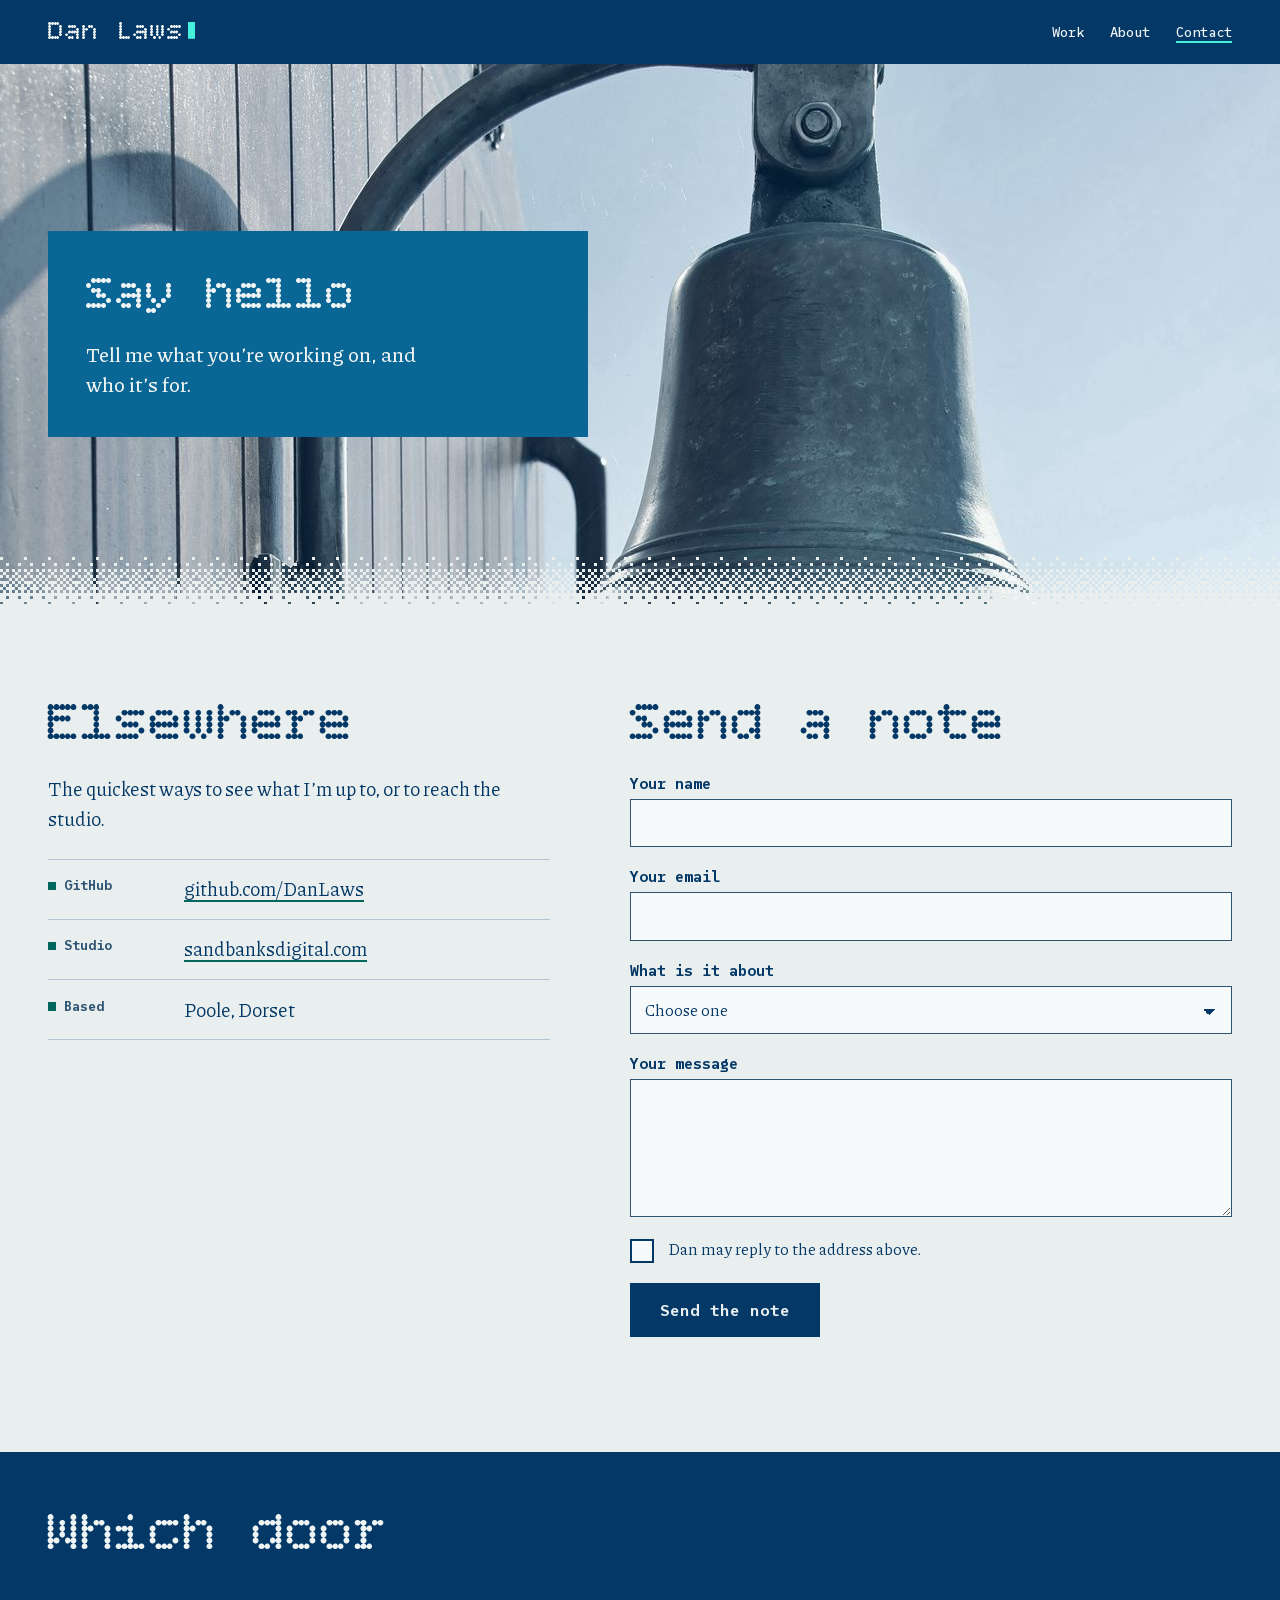
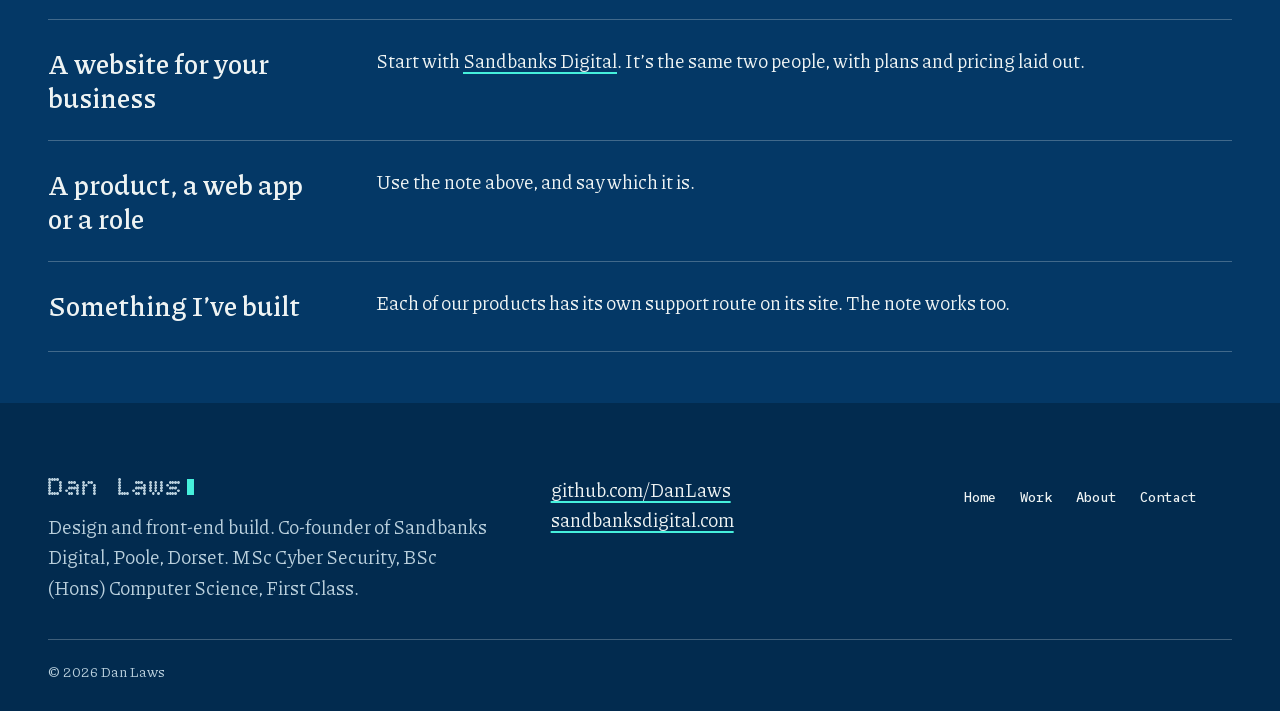
<file: contact.html>
<!doctype html>
<html lang="en-GB">
<head>
<meta charset="utf-8">
<meta name="viewport" content="width=device-width, initial-scale=1">
<meta name="robots" content="noindex">
<title>Contact: Dan Laws</title>
<meta name="description" content="Get in touch with Dan Laws about a website, a product or a role.">
<link rel="canonical" href="https://danlaws.com/contact">
<link rel="icon" href="favicon.svg" type="image/svg+xml">
<meta name="theme-color" content="#043866">
<meta property="og:type" content="website">
<meta property="og:site_name" content="Dan Laws">
<meta property="og:locale" content="en_GB">
<meta property="og:url" content="https://danlaws.com/contact">
<meta property="og:title" content="Contact: Dan Laws">
<meta property="og:description" content="Get in touch with Dan Laws about a website, a product or a role.">
<meta property="og:image" content="https://danlaws.com/assets/img/og.png">
<meta property="og:image:width" content="1200">
<meta property="og:image:height" content="630">
<meta property="og:image:alt" content="Dan Laws: design and front-end build, Poole, Dorset">
<meta name="twitter:card" content="summary_large_image">
<link rel="preload" href="assets/fonts/bitcount-grid-single-normal.woff2" as="font" type="font/woff2" crossorigin>
<link rel="preload" href="assets/fonts/piazzolla-normal.woff2" as="font" type="font/woff2" crossorigin>
<link rel="preload" href="assets/fonts/suse-mono-normal.woff2" as="font" type="font/woff2" crossorigin>
<link rel="stylesheet" href="style.css">
<link rel="stylesheet" href="site.css">
<script>document.documentElement.className+=' js'</script>
</head>
<body data-page="contact">
<a class="skip" href="#main">Skip to content</a>
<header class="top">
  <div class="gauge top-in">
    <a class="logo" href="index.html" aria-label="Dan Laws: home"><span class="logo-name">Dan Laws<svg class="cur" viewBox="0 0 3 7" aria-hidden="true" focusable="false"><rect width="3" height="7"/></svg></span></a>
    <nav class="links" id="menu" aria-label="Main">
      <ul>
        <li><a href="work.html">Work</a></li>
        <li><a href="about.html">About</a></li>
        <li><a href="contact.html" aria-current="page">Contact</a></li>
      </ul>
    </nav>
    <button class="links-toggle" type="button" aria-expanded="false" aria-controls="menu"><span>Menu</span></button>
  </div>
</header>
<main id="main">
<section class="ph ph--float-l ph-edge-paper" aria-labelledby="ph-h">
  <picture class="ph-img"><source media="(max-width: 640px)" srcset="assets/img/contact-m-480.jpg 480w, assets/img/contact-m-800.jpg 800w" sizes="100vw"><img src="assets/img/contact-1280.jpg" srcset="assets/img/contact-800.jpg 800w, assets/img/contact-1280.jpg 1280w, assets/img/contact-1800.jpg 1800w" sizes="100vw" width="1800" height="1012" alt="A brass ship's bell hanging from a bracket against a clear sky" fetchpriority="high" decoding="async"></picture>
  <div class="ph-plate"><div class="ph-text"><h1 id="ph-h" class="ph-title">Say hello</h1><p class="ph-line">Tell me what you&rsquo;re working on, and who it&rsquo;s for.</p></div></div>
</section>
<section class="bay bay-paper contact-page" aria-label="Contact">
  <div class="gauge contact-grid">
    <div class="book-panel" data-reveal>
      <h2>Elsewhere</h2>
      <p>The quickest ways to see what I&rsquo;m up to, or to reach the studio.</p>
      <ul class="elsewhere">
        <li><span class="k">GitHub</span><a href="https://github.com/DanLaws" rel="me noopener">github.com/DanLaws</a></li>
        <li><span class="k">Studio</span><a href="https://sandbanksdigital.com" rel="noopener">sandbanksdigital.com</a></li>
        <li><span class="k">Based</span><span>Poole, Dorset</span></li>
      </ul>
    </div>
    <!-- Notes go to Dan's private dashboard (dashboard.danlaws.com/api/contact), so no email address is shown on the site. -->
    <form class="cform" id="cform" data-contact-form data-endpoint="https://dashboard.danlaws.com/api/contact" novalidate aria-labelledby="cf-h" data-reveal>
      <h2 id="cf-h">Send a note</h2>
      <div class="field"><label for="cf-name">Your name</label><input type="text" id="cf-name" name="name" autocomplete="name" maxlength="100" required><p class="err" id="cf-name-e" hidden></p></div>
      <div class="field"><label for="cf-email">Your email</label><input type="email" id="cf-email" name="email" autocomplete="email" inputmode="email" maxlength="254" required><p class="err" id="cf-email-e" hidden></p></div>
      <div class="field"><label for="cf-topic">What is it about</label><select id="cf-topic" name="topic" required><option value="">Choose one</option><option>A website for my business</option><option>A product or web app</option><option>A role I&rsquo;m hiring for</option><option>Something else</option></select><p class="err" id="cf-topic-e" hidden></p></div>
      <div class="field"><label for="cf-msg">Your message</label><textarea id="cf-msg" name="message" rows="5" maxlength="5000" required></textarea><p class="err" id="cf-msg-e" hidden></p></div>
      <div class="hp" aria-hidden="true"><label for="cf-web">Leave this empty</label><input type="text" id="cf-web" name="website" tabindex="-1" autocomplete="off"></div>
      <div class="field"><label class="pick" for="cf-ok"><input type="checkbox" id="cf-ok" name="ok" required><span class="chk-box" aria-hidden="true"></span><span>Dan may reply to the address above.</span></label><p class="err" id="cf-ok-e" hidden></p></div>
      <button class="cta" type="submit">Send the note</button>
      <p class="c-done" id="cform-done" role="status" hidden>Thanks, your note has reached me. I&rsquo;ll reply to the address you gave.</p>
      <p class="c-fail" id="cform-fail" role="alert" hidden></p>
    </form>
  </div>
</section>
<section class="bay bay-ground doors" aria-labelledby="dr-h">
  <div class="gauge">
    <h2 id="dr-h" data-reveal>Which door</h2>
    <dl class="gov" data-reveal="stagger">
      <div class="gov-row"><dt>A website for your business</dt><dd><p>Start with <a href="https://sandbanksdigital.com" rel="noopener">Sandbanks Digital</a>. It&rsquo;s the same two people, with plans and pricing laid out.</p></dd></div>
      <div class="gov-row"><dt>A product, a web app or a role</dt><dd><p>Use the note above, and say which it is.</p></dd></div>
      <div class="gov-row"><dt>Something I&rsquo;ve built</dt><dd><p>Each of our products has its own support route on its site. The note works too.</p></dd></div>
    </dl>
  </div>
</section>
</main>
<footer class="base">
  <div class="gauge base-in">
    <div><p class="base-brand"><span>Dan Laws<svg class="cur" viewBox="0 0 3 7" aria-hidden="true" focusable="false"><rect width="3" height="7"/></svg></span></p><p>Design and front-end build. Co-founder of Sandbanks Digital, Poole, Dorset. MSc Cyber Security, BSc (Hons) Computer Science, First Class.</p></div>
    <div><p><a href="https://github.com/DanLaws" rel="me noopener">github.com/DanLaws</a></p><p><a href="https://sandbanksdigital.com" rel="noopener">sandbanksdigital.com</a></p></div>
    <nav aria-label="Footer"><a href="index.html">Home</a><a href="work.html">Work</a><a href="about.html">About</a><a href="contact.html">Contact</a></nav>
  </div>
  <div class="gauge"><p class="base-small">&copy; 2026 Dan Laws</p></div>
</footer>
<script src="assets/motion.js"></script>
<script src="script.js"></script>
</body>
</html>
</file>
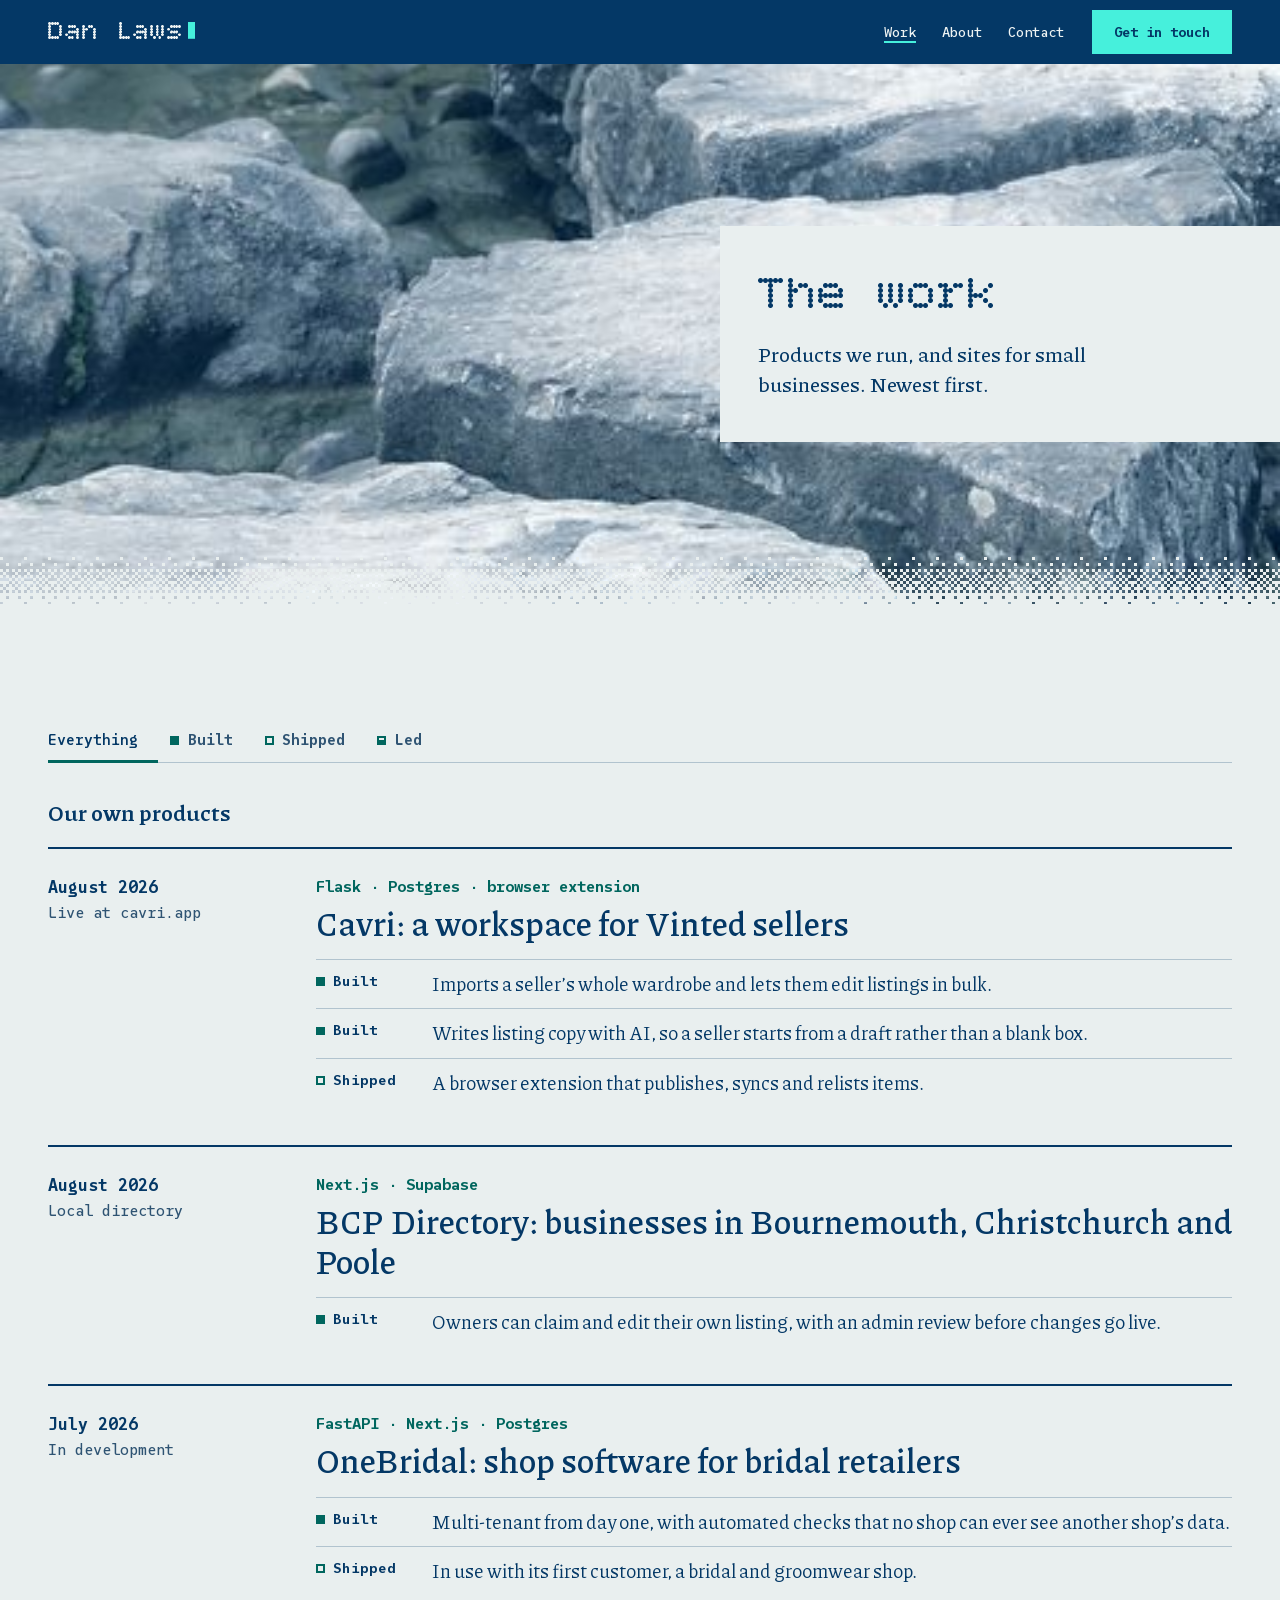
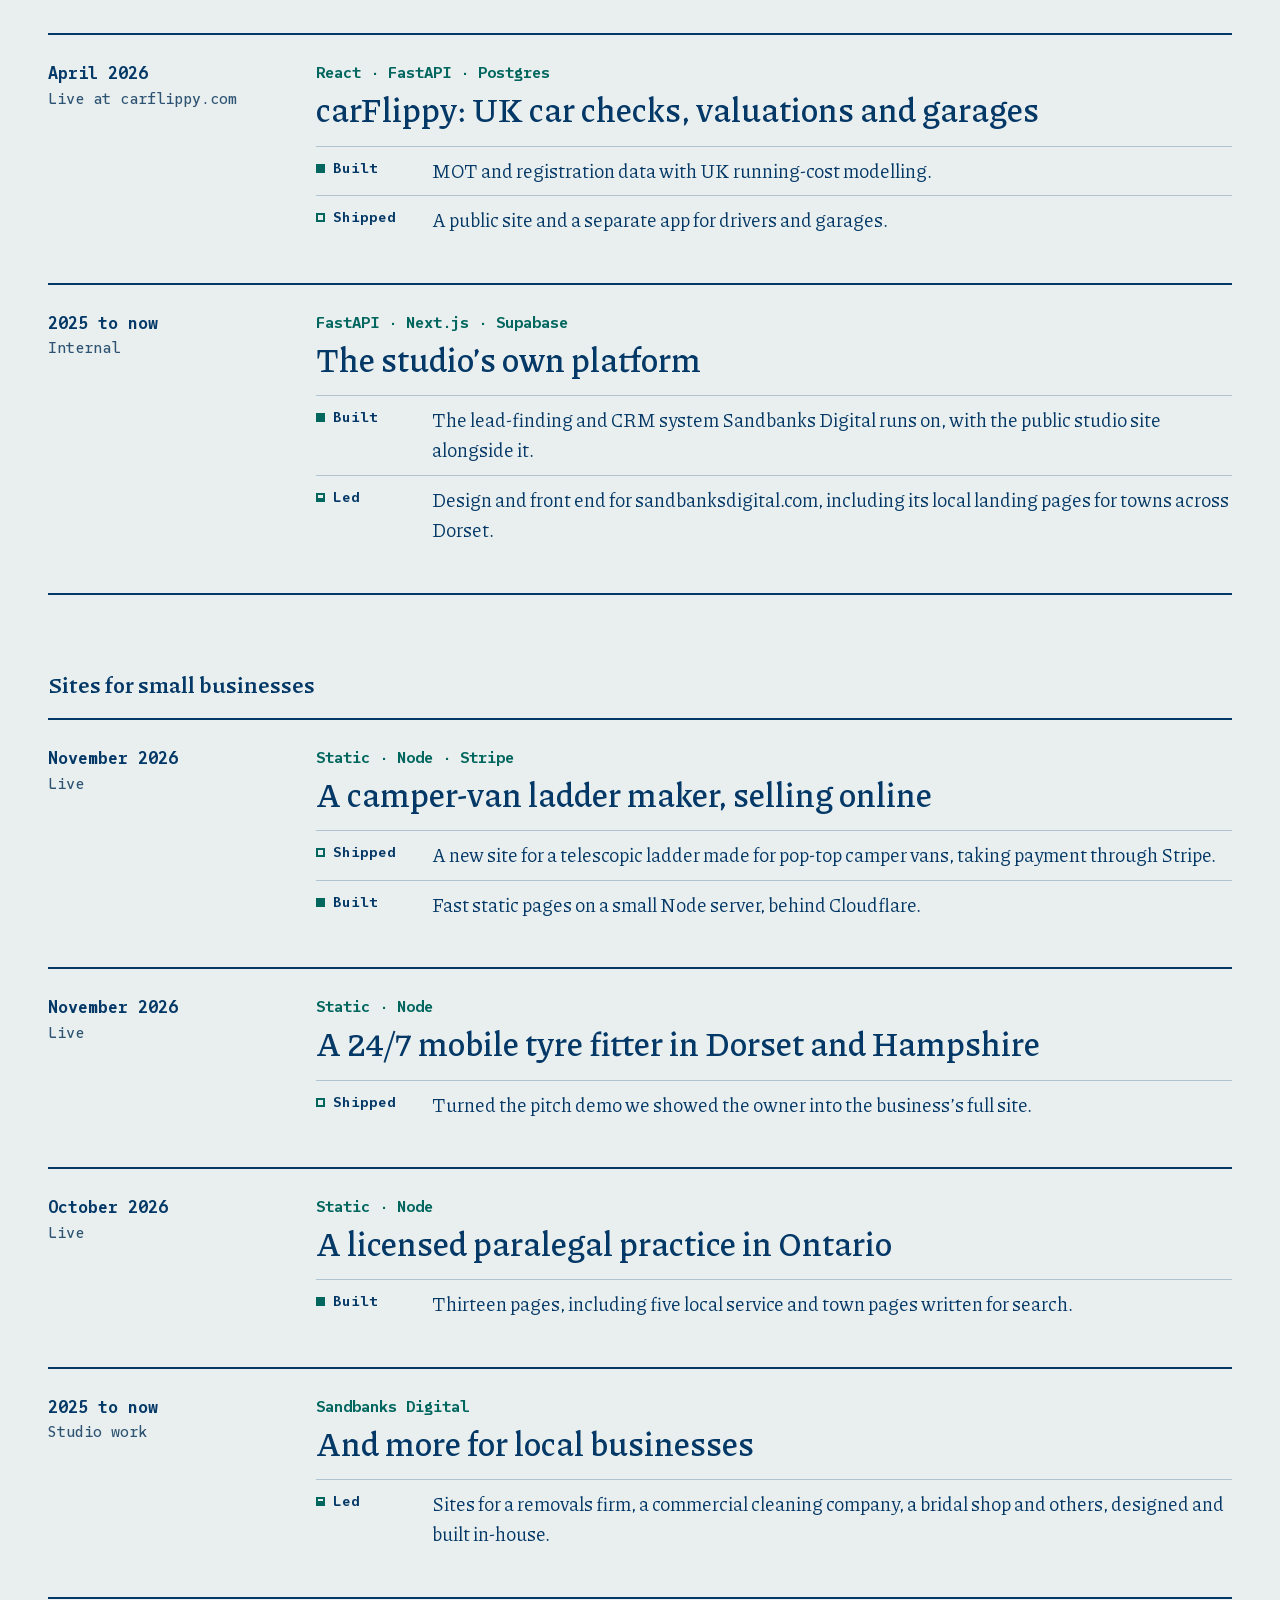
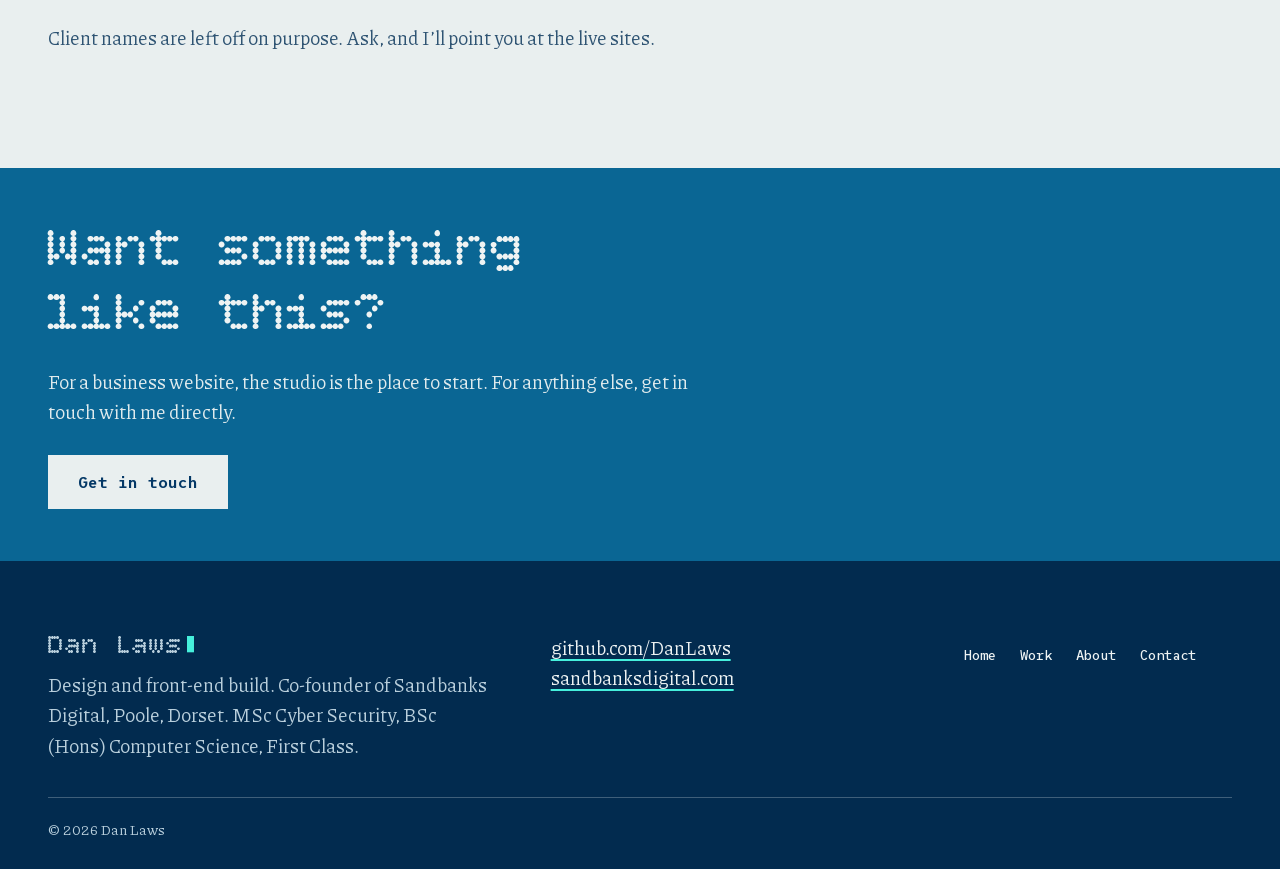
<file: work.html>
<!doctype html>
<html lang="en-GB">
<head>
<meta charset="utf-8">
<meta name="viewport" content="width=device-width, initial-scale=1">
<meta name="robots" content="noindex">
<title>Work: Dan Laws</title>
<meta name="description" content="Products Dan Laws builds and runs at Sandbanks Digital, and websites for small businesses, newest first.">
<link rel="canonical" href="https://danlaws.com/work">
<link rel="icon" href="favicon.svg" type="image/svg+xml">
<meta name="theme-color" content="#043866">
<meta property="og:type" content="website">
<meta property="og:site_name" content="Dan Laws">
<meta property="og:locale" content="en_GB">
<meta property="og:url" content="https://danlaws.com/work">
<meta property="og:title" content="Work: Dan Laws">
<meta property="og:description" content="Products Dan Laws builds and runs at Sandbanks Digital, and websites for small businesses, newest first.">
<meta property="og:image" content="https://danlaws.com/assets/img/og.png">
<meta property="og:image:width" content="1200">
<meta property="og:image:height" content="630">
<meta property="og:image:alt" content="Dan Laws: design and front-end build, Poole, Dorset">
<meta name="twitter:card" content="summary_large_image">
<link rel="preload" href="assets/fonts/bitcount-grid-single-normal.woff2" as="font" type="font/woff2" crossorigin>
<link rel="preload" href="assets/fonts/piazzolla-normal.woff2" as="font" type="font/woff2" crossorigin>
<link rel="preload" href="assets/fonts/suse-mono-normal.woff2" as="font" type="font/woff2" crossorigin>
<link rel="stylesheet" href="style.css">
<link rel="stylesheet" href="site.css">
<script>document.documentElement.className+=' js'</script>
</head>
<body data-page="work">
<a class="skip" href="#main">Skip to content</a>
<header class="top">
  <div class="gauge top-in">
    <a class="logo" href="index.html" aria-label="Dan Laws: home"><span class="logo-name">Dan Laws<svg class="cur" viewBox="0 0 3 7" aria-hidden="true" focusable="false"><rect width="3" height="7"/></svg></span></a>
    <nav class="links" id="menu" aria-label="Main">
      <ul>
        <li><a href="work.html" aria-current="page">Work</a></li>
        <li><a href="about.html">About</a></li>
        <li><a href="contact.html">Contact</a></li>
        <li class="links-book"><a href="contact.html" class="links-book-link">Get in touch</a></li>
      </ul>
    </nav>
    <a href="contact.html" class="top-go">Get in touch</a>
    <button class="links-toggle" type="button" aria-expanded="false" aria-controls="menu"><span>Menu</span></button>
  </div>
</header>
<main id="main">
<section class="ph ph--plate-r ph-edge-paper" aria-labelledby="ph-h">
  <picture class="ph-img"><source media="(max-width: 640px)" srcset="assets/img/releases-m-480.jpg 480w, assets/img/releases-m-800.jpg 800w" sizes="100vw"><img src="assets/img/releases-1280.jpg" srcset="assets/img/releases-800.jpg 800w, assets/img/releases-1280.jpg 1280w, assets/img/releases-1800.jpg 1800w" sizes="100vw" width="1800" height="900" alt="Flat grey stepping stones leading across shallow water" fetchpriority="high" decoding="async"></picture>
  <div class="ph-plate"><div class="ph-text"><h1 id="ph-h" class="ph-title">The work</h1><p class="ph-line">Products we run, and sites for small businesses. Newest first.</p></div></div>
</section>
<section class="bay bay-paper" id="feed" aria-labelledby="feed-h">
  <div class="gauge">
    <h2 class="vh" id="feed-h">Work</h2>
    <div class="filters" data-filters hidden role="group" aria-label="Show only">
      <button class="fk" type="button" data-kind="all" aria-pressed="true">Everything</button>
      <button class="fk" type="button" data-kind="Built" aria-pressed="false"><span class="k k-add">Built</span></button>
      <button class="fk" type="button" data-kind="Shipped" aria-pressed="false"><span class="k k-fix">Shipped</span></button>
      <button class="fk" type="button" data-kind="Led" aria-pressed="false"><span class="k k-chg">Led</span></button>
    </div>
    <p class="vh" role="status" aria-live="polite" data-filter-status></p>

    <h3 class="feed-h" id="products">Our own products</h3>
    <ol class="feed" data-feed data-reveal="stagger">
      <li class="entry">
        <span class="rule" aria-hidden="true"></span>
        <div class="when"><p class="when-date">August 2026</p><p class="when-ago">Live at cavri.app</p></div>
        <div class="what">
          <p class="ver">Flask &middot; Postgres &middot; browser extension</p>
          <h3>Cavri: a workspace for Vinted sellers</h3>
          <ul class="chg">
            <li data-kind="Built"><span class="k k-add">Built</span><span class="t">Imports a seller&rsquo;s whole wardrobe and lets them edit listings in bulk.</span></li>
            <li data-kind="Built"><span class="k k-add">Built</span><span class="t">Writes listing copy with AI, so a seller starts from a draft rather than a blank box.</span></li>
            <li data-kind="Shipped"><span class="k k-fix">Shipped</span><span class="t">A browser extension that publishes, syncs and relists items.</span></li>
          </ul>
        </div>
      </li>
      <li class="entry">
        <span class="rule" aria-hidden="true"></span>
        <div class="when"><p class="when-date">August 2026</p><p class="when-ago">Local directory</p></div>
        <div class="what">
          <p class="ver">Next.js &middot; Supabase</p>
          <h3>BCP Directory: businesses in Bournemouth, Christchurch and Poole</h3>
          <ul class="chg">
            <li data-kind="Built"><span class="k k-add">Built</span><span class="t">Owners can claim and edit their own listing, with an admin review before changes go live.</span></li>
          </ul>
        </div>
      </li>
      <li class="entry">
        <span class="rule" aria-hidden="true"></span>
        <div class="when"><p class="when-date">July 2026</p><p class="when-ago">In development</p></div>
        <div class="what">
          <p class="ver">FastAPI &middot; Next.js &middot; Postgres</p>
          <h3>OneBridal: shop software for bridal retailers</h3>
          <ul class="chg">
            <li data-kind="Built"><span class="k k-add">Built</span><span class="t">Multi-tenant from day one, with automated checks that no shop can ever see another shop&rsquo;s data.</span></li>
            <li data-kind="Shipped"><span class="k k-fix">Shipped</span><span class="t">In use with its first customer, a bridal and groomwear shop.</span></li>
          </ul>
        </div>
      </li>
      <li class="entry">
        <span class="rule" aria-hidden="true"></span>
        <div class="when"><p class="when-date">April 2026</p><p class="when-ago">Live at carflippy.com</p></div>
        <div class="what">
          <p class="ver">React &middot; FastAPI &middot; Postgres</p>
          <h3>carFlippy: UK car checks, valuations and garages</h3>
          <ul class="chg">
            <li data-kind="Built"><span class="k k-add">Built</span><span class="t">MOT and registration data with UK running-cost modelling.</span></li>
            <li data-kind="Shipped"><span class="k k-fix">Shipped</span><span class="t">A public site and a separate app for drivers and garages.</span></li>
          </ul>
        </div>
      </li>
      <li class="entry">
        <span class="rule" aria-hidden="true"></span>
        <div class="when"><p class="when-date">2025 to now</p><p class="when-ago">Internal</p></div>
        <div class="what">
          <p class="ver">FastAPI &middot; Next.js &middot; Supabase</p>
          <h3>The studio&rsquo;s own platform</h3>
          <ul class="chg">
            <li data-kind="Built"><span class="k k-add">Built</span><span class="t">The lead-finding and CRM system Sandbanks Digital runs on, with the public studio site alongside it.</span></li>
            <li data-kind="Led"><span class="k k-chg">Led</span><span class="t">Design and front end for sandbanksdigital.com, including its local landing pages for towns across Dorset.</span></li>
          </ul>
        </div>
      </li>
    </ol>

    <h3 class="feed-h" id="clients">Sites for small businesses</h3>
    <ol class="feed" data-feed data-reveal="stagger">
      <li class="entry">
        <span class="rule" aria-hidden="true"></span>
        <div class="when"><p class="when-date">November 2026</p><p class="when-ago">Live</p></div>
        <div class="what">
          <p class="ver">Static &middot; Node &middot; Stripe</p>
          <h3>A camper-van ladder maker, selling online</h3>
          <ul class="chg">
            <li data-kind="Shipped"><span class="k k-fix">Shipped</span><span class="t">A new site for a telescopic ladder made for pop-top camper vans, taking payment through Stripe.</span></li>
            <li data-kind="Built"><span class="k k-add">Built</span><span class="t">Fast static pages on a small Node server, behind Cloudflare.</span></li>
          </ul>
        </div>
      </li>
      <li class="entry">
        <span class="rule" aria-hidden="true"></span>
        <div class="when"><p class="when-date">November 2026</p><p class="when-ago">Live</p></div>
        <div class="what">
          <p class="ver">Static &middot; Node</p>
          <h3>A 24/7 mobile tyre fitter in Dorset and Hampshire</h3>
          <ul class="chg">
            <li data-kind="Shipped"><span class="k k-fix">Shipped</span><span class="t">Turned the pitch demo we showed the owner into the business&rsquo;s full site.</span></li>
          </ul>
        </div>
      </li>
      <li class="entry">
        <span class="rule" aria-hidden="true"></span>
        <div class="when"><p class="when-date">October 2026</p><p class="when-ago">Live</p></div>
        <div class="what">
          <p class="ver">Static &middot; Node</p>
          <h3>A licensed paralegal practice in Ontario</h3>
          <ul class="chg">
            <li data-kind="Built"><span class="k k-add">Built</span><span class="t">Thirteen pages, including five local service and town pages written for search.</span></li>
          </ul>
        </div>
      </li>
      <li class="entry">
        <span class="rule" aria-hidden="true"></span>
        <div class="when"><p class="when-date">2025 to now</p><p class="when-ago">Studio work</p></div>
        <div class="what">
          <p class="ver">Sandbanks Digital</p>
          <h3>And more for local businesses</h3>
          <ul class="chg">
            <li data-kind="Led"><span class="k k-chg">Led</span><span class="t">Sites for a removals firm, a commercial cleaning company, a bridal shop and others, designed and built in-house.</span></li>
          </ul>
        </div>
      </li>
    </ol>
    <p class="feed-note">Client names are left off on purpose. Ask, and I&rsquo;ll point you at the live sites.</p>
  </div>
</section>
<section class="bay bay-band ask" aria-labelledby="close-h">
  <div class="gauge"><div class="ask-in" data-reveal>
    <h2 id="close-h">Want something like this?</h2>
    <p>For a business website, the studio is the place to start. For anything else, get in touch with me directly.</p>
    <a href="contact.html" class="solid">Get in touch</a>
  </div></div>
</section>
</main>
<footer class="base">
  <div class="gauge base-in">
    <div><p class="base-brand"><span>Dan Laws<svg class="cur" viewBox="0 0 3 7" aria-hidden="true" focusable="false"><rect width="3" height="7"/></svg></span></p><p>Design and front-end build. Co-founder of Sandbanks Digital, Poole, Dorset. MSc Cyber Security, BSc (Hons) Computer Science, First Class.</p></div>
    <div><p><a href="https://github.com/DanLaws" rel="me noopener">github.com/DanLaws</a></p><p><a href="https://sandbanksdigital.com" rel="noopener">sandbanksdigital.com</a></p></div>
    <nav aria-label="Footer"><a href="index.html">Home</a><a href="work.html">Work</a><a href="about.html">About</a><a href="contact.html">Contact</a></nav>
  </div>
  <div class="gauge"><p class="base-small">&copy; 2026 Dan Laws</p></div>
</footer>
<script src="assets/motion.js"></script>
<script src="script.js"></script>
</body>
</html>
</file>
<file: style.css>
/* TO REBRAND: change the colours, the three faces and the project name; everything lives in :root.
   Waxwing (an open-source project home). Two film tones carry the page: ink-blue (--ink, the ground) and paper (--paper), plus one bright mint (--mint) used in
   very small doses on the dark, and its dark twin (--mint-ink) on paper. Display face: Bitcount Grid Single (a dot-matrix face, headings only, never figures).
   Body: Piazzolla. Mono: SUSE Mono for the install line, versions and dates. Square corners, hairlines, no shadows. One easing and one duration. */
:root {
  --ink: #043866;
  --deep: #022b4f;
  --band: #0a6694;
  --paper: #e9efef;
  --paper-2: #dbe5e7;
  --text: #eef3f3;
  --soft: #b9cfdc;
  --ink-soft: #2f5473;
  --mint: #46f0dc;
  --mint-ink: #00665e;
  --field: #f7fafa;
  --err: #9b1c1c;
  --hair: color-mix(in srgb, var(--text) 26%, transparent);
  --hair-paper: color-mix(in srgb, var(--ink) 24%, transparent);
  --font-display: "Bitcount Grid Single", "SUSE Mono", ui-monospace, monospace;
  --font-body: "Piazzolla", Georgia, "Times New Roman", serif;
  --font-mono: "SUSE Mono", ui-monospace, "SFMono-Regular", Menlo, Consolas, monospace;
  --ease: cubic-bezier(0.3, 0.6, 0.2, 1);
  --dur: 560ms;
  --travel: 14px;
  --gut: clamp(16px, 4vw, 48px);
  --container: 1200px;
  --bar: 64px;
  /* per section (set by .sec-ground, .sec-paper, .sec-band) */
  --bg: var(--ink);
  --fg: var(--text);
  --muted: var(--soft);
  --rule: var(--hair);
  --mark: var(--mint);
}
/* Motion house layer (v60 pilot): the only hidden state. Paste into style.css after :root. */
@media (prefers-reduced-motion: no-preference) {
  html.js:not(.motion-off) [data-reveal]:not(.is-in),
  html.js:not(.motion-off) [data-reveal="stagger"]:not(.is-in) > * { opacity: 0; }
}
@font-face{font-family:"Bitcount Grid Single";font-style:normal;font-weight:100 900;font-display:swap;src:url(assets/fonts/bitcount-grid-single-normal.woff2) format("woff2");}
@font-face{font-family:"Piazzolla";font-style:normal;font-weight:400 700;font-display:swap;src:url(assets/fonts/piazzolla-normal.woff2) format("woff2");}
@font-face{font-family:"SUSE Mono";font-style:normal;font-weight:400 700;font-display:swap;src:url(assets/fonts/suse-mono-normal.woff2) format("woff2");}

*, *::before, *::after { box-sizing: border-box; }
html { scroll-padding-top: calc(var(--bar) + 12px); -webkit-text-size-adjust: 100%; }
body { margin: 0; background: var(--ink); color: var(--text); font: 400 18px/1.6 var(--font-body); }
@media (min-width: 641px) { body { font-size: 19px; } }
img, video { display: block; max-width: 100%; }
a { color: inherit; text-decoration-color: var(--mark); text-decoration-thickness: 2px; text-underline-offset: 0.2em; }
h1, h2, h3, p, ul, ol, dl, dd, figure, pre { margin: 0; }
ul, ol { padding: 0; list-style: none; }
button, input, select, textarea { font: inherit; color: inherit; border-radius: 0; }
:focus-visible { outline: 3px solid var(--mark); outline-offset: 3px; }
.skip { position: absolute; left: 8px; top: -80px; z-index: 100; background: var(--mint); color: var(--ink); padding: 10px 16px; font: 700 15px var(--font-mono); }
.skip:focus { top: 8px; }
.vh { position: absolute; width: 1px; height: 1px; overflow: hidden; clip: rect(0 0 0 0); white-space: nowrap; }
.gauge { width: 100%; max-width: calc(var(--container) + 2 * var(--gut)); margin-inline: auto; padding-inline: var(--gut); }
h1, h2 { font-family: var(--font-display); font-weight: 400; line-height: 1.12; text-wrap: balance; font-synthesis: none; }
h2 { font-size: clamp(2.5rem, 4.6vw, 3.6rem); }
.tail { width: 22px; height: 11px; margin-left: 10px; vertical-align: -0.05em; flex: none; }
.onward { display: inline-flex; align-items: center; font: 700 15px var(--font-mono); color: var(--fg); text-decoration-color: var(--mark); min-height: 44px; }

/* ---- header ---- */
.top { position: sticky; top: 0; z-index: 30; background: var(--ink); color: var(--text); --mark: var(--mint); }
.top-in { display: flex; align-items: center; gap: 12px 28px; min-height: var(--bar); flex-wrap: wrap; }
.logo { display: flex; align-items: center; gap: 12px; color: var(--text); text-decoration: none; margin-right: auto; }
.sig { color: var(--mint); flex: none; }
.logo-name { font: 400 1.75rem/1 var(--font-display); }
.links ul { display: flex; flex-wrap: wrap; gap: 2px 26px; }
.links a[aria-current] { text-decoration: underline; text-decoration-color: var(--mint); text-decoration-thickness: 2px; text-underline-offset: 0.3em; }
.links a { display: block; padding: 10px 0; color: var(--text); text-decoration: none; font: 500 14px var(--font-mono); }
.links-book { display: none; }
.top-go, .links-book-link { display: inline-flex; align-items: center; min-height: 44px; padding: 0 20px; background: var(--mint); color: var(--ink); font: 700 14px var(--font-mono); text-decoration: none; border: 2px solid var(--mint); white-space: nowrap; }
.links-toggle { display: none; min-height: 44px; padding: 0 16px; background: none; border: 2px solid var(--hair); color: var(--text); font: 600 14px var(--font-mono); cursor: pointer; }
@media (hover: hover) {
  .links a:hover { text-decoration: underline; text-decoration-color: var(--mint); text-decoration-thickness: 2px; text-underline-offset: 0.3em; }
  .top-go:hover, .links-book-link:hover { background: var(--text); border-color: var(--text); }
  .links-toggle:hover { border-color: var(--mint); }
}
/* the menu collapses under 1100px only when script is running; with script off the links wrap in the bar */
@media (max-width: 1099px) {
  .js .links { display: none; position: absolute; left: 0; right: 0; top: 100%; background: var(--deep); border-top: 1px solid var(--hair); border-bottom: 1px solid var(--hair); padding: 8px var(--gut) 20px; }
  .js .links.open { display: block; }
  .js .links ul { display: block; }
  .js .links a { padding: 14px 0; border-bottom: 1px solid var(--hair); font-size: 16px; }
  .js .links-book { display: block; padding-top: 18px; }
  .js .links-toggle { display: inline-flex; align-items: center; }
  .top-in { position: relative; }
}
@media (max-width: 480px) { .top-go { display: none; } .js .links-book { display: block; } }
@media (min-width: 1100px) { .links ul { flex-wrap: nowrap; } }

/* ---- hero: a one-bit film on paper, the words on calm paper at the foot ---- */
.hero { position: relative; display: flex; align-items: flex-end; min-height: clamp(640px, calc(100svh - var(--bar)), 900px); background: var(--paper); color: var(--ink); overflow: hidden; --mark: var(--mint-ink); }
.film { position: absolute; inset: 0; }
.film picture { display: contents; }
.poster, .reel { position: absolute; inset: 0; width: 100%; height: 100%; object-fit: cover; object-position: 50% 75%; }
.reel { opacity: 0; transition: opacity var(--dur) var(--ease); }
.reel.is-playing { opacity: 1; }
video::-webkit-media-controls-start-playback-button { display: none !important; }
video::-webkit-media-controls { display: none !important; }
.hero-body { position: relative; z-index: 2; padding-block: clamp(28px, 4.5vw, 64px); }
.hero-title { font-size: clamp(2.1rem, 4.5vw, 4.4rem); color: var(--ink); }
.hero-title .w { display: inline-block; }
.lede { max-width: 34ch; margin: 20px 0 28px; font-size: clamp(1.15rem, 1.8vw, 1.45rem); line-height: 1.45; color: var(--ink); font-weight: 500; }
.cta { display: inline-flex; align-items: center; min-height: 54px; padding: 0 28px; background: var(--ink); color: var(--paper); border: 2px solid var(--ink); font: 700 16px var(--font-mono); text-decoration: none; }
@media (hover: hover) { .cta:hover { background: var(--band); border-color: var(--band); } }
.film-toggle:not(:focus-visible) { position: absolute; width: 1px; height: 1px; overflow: hidden; clip: rect(0 0 0 0); padding: 0; border: 0; }
.film-toggle { position: absolute; right: var(--gut); top: 16px; z-index: 5; min-height: 44px; padding: 0 16px; background: var(--ink); color: var(--text); border: 2px solid var(--mint); font: 700 14px var(--font-mono); cursor: pointer; }

@media (min-width: 961px) { .hero { min-height: clamp(640px, calc(100svh - var(--bar) - 150px), 900px); } }

/* ---- sections ---- */
.bay { background: var(--bg); color: var(--fg); padding-block: clamp(64px, 9vw, 128px); }
.bay-ground { --bg: var(--ink); --fg: var(--text); --muted: var(--soft); --rule: var(--hair); --mark: var(--mint); }
.bay-paper { --bg: var(--paper); --fg: var(--ink); --muted: var(--ink-soft); --rule: var(--hair-paper); --mark: var(--mint-ink); }
.bay-band { --bg: var(--band); --fg: var(--text); --muted: color-mix(in srgb, var(--text) 94%, var(--band)); --rule: var(--hair); --mark: var(--mint); }
.bay-head { display: flex; flex-wrap: wrap; align-items: baseline; justify-content: space-between; gap: 8px 32px; margin-bottom: clamp(28px, 4vw, 56px); }

/* ---- install ---- */
#install { padding-top: clamp(56px, 6vw, 80px); }
.install-grid { display: grid; gap: 40px; }
.install-copy h2 { margin-bottom: 20px; }
.install-copy p { color: var(--muted); max-width: 30em; }
.cmd-static { margin-bottom: 18px; }
.cmd-static dt { font: 700 14px var(--font-mono); color: var(--muted); margin-bottom: 6px; }
pre { font-family: var(--font-mono); }
.cmd-static pre, .cmd { background: var(--deep); border: 1px solid var(--hair); padding: 18px 20px; font: 500 clamp(1rem, 2vw, 1.3rem)/1.4 var(--font-mono); overflow-x: auto; color: var(--text); }
.installer.is-live .cmd-list { display: none; }
.tabs { display: flex; flex-wrap: wrap; border-bottom: 1px solid var(--rule); }
.tab { min-height: 44px; padding: 0 20px; background: none; border: 0; border-bottom: 3px solid transparent; margin-bottom: -1px; color: var(--muted); font: 600 15px var(--font-mono); cursor: pointer; }
.tab[aria-pressed="true"] { color: var(--fg); border-bottom-color: var(--mark); }
@media (hover: hover) { .tab:hover { color: var(--fg); } }
.cmd-box { position: relative; margin-top: 22px; }
.cmd { display: block; padding: 28px 24px; }
.copy { display: inline-flex; align-items: center; justify-content: center; min-height: 48px; min-width: 112px; margin-top: 14px; padding: 0 22px; background: var(--mint); color: var(--ink); border: 2px solid var(--mint); font: 700 15px var(--font-mono); cursor: pointer; }
@media (hover: hover) { .copy:hover { background: var(--text); border-color: var(--text); } }
.tk { position: relative; display: inline-block; }
.tk .ul { position: absolute; left: 0; right: 0; bottom: -0.12em; height: 3px; background: var(--mint); transform: scaleX(0); transform-origin: left; }
.installer.is-copied .tk .ul { transform: scaleX(1); }
.next { margin-top: 26px; }
.next li { display: flex; align-items: center; gap: 16px; padding: 14px 0; border-top: 1px solid var(--rule); }
.sq { position: relative; flex: none; width: 18px; height: 18px; border: 2px solid var(--muted); }
.sq .fill { position: absolute; inset: 2px; background: var(--mint); transform: scale(0); }
.installer.is-copied .sq .fill { transform: scale(1); }
.cmd-after { margin-top: 22px; color: var(--muted); }
@media (min-width: 961px) {
  .install-grid { grid-template-columns: minmax(0, 5fr) minmax(0, 7fr); gap: 72px; align-items: start; }
  .cmd-box { display: flex; align-items: stretch; gap: 0; }
  .cmd-box .cmd { flex: 1; min-width: 0; }
  .copy { margin: 0 0 0 -2px; min-height: auto; }
}
/* ---- releases: a dated feed whose rules draw in ---- */
.feed { border-bottom: 2px solid var(--fg); }
.entry { position: relative; display: grid; gap: 14px; padding: 30px 0 38px; }
.rule { position: absolute; left: 0; right: 0; top: 0; height: 2px; background: var(--fg); transform-origin: left center; }
.when-date { font: 700 1.05rem/1.3 var(--font-mono); }
.when-ago { margin-top: 4px; color: var(--muted); font: 500 0.95rem/1.3 var(--font-mono); }
.ver { margin-bottom: 8px; font: 700 0.98rem var(--font-mono); color: var(--mark); }
.entry h3 { margin-bottom: 16px; font: 600 clamp(1.45rem, 2.6vw, 2.05rem)/1.2 var(--font-body); }
.chg li { display: grid; grid-template-columns: 6.4rem minmax(0, 1fr); gap: 14px; padding: 9px 0; border-top: 1px solid var(--rule); }
.k { font: 700 0.9rem/1.7 var(--font-mono); white-space: nowrap; }
.k::before { content: ""; display: inline-block; width: 0.62em; height: 0.62em; margin-right: 0.55em; border: 2px solid var(--mark); background: var(--mark); }
.k-add::before { background: var(--mark); }
.k-fix::before { background: transparent; }
.k-chg::before { background: linear-gradient(to top, var(--mark) 50%, transparent 50%); }
@media (min-width: 769px) {
  .entry { grid-template-columns: 220px minmax(0, 1fr); gap: 48px; }
}

/* ---- what we hold to ---- */
.hold-grid { display: grid; gap: 36px; }
.stip { margin-top: 28px; max-width: 360px; }
.stip img { width: 100%; height: auto; image-rendering: pixelated; }
.bay-photo { padding-top: 0; }
.band-photo { margin: 0 0 clamp(48px, 7vw, 96px); }
.band-photo img { width: 100%; height: clamp(220px, 34vw, 460px); object-fit: cover; object-position: 28% 50%; }
.hold p { padding: 28px 0; border-top: 1px solid var(--rule); font: 500 clamp(1.3rem, 2.5vw, 2.05rem)/1.4 var(--font-body); max-width: 30em; }
.hold p:last-child { border-bottom: 1px solid var(--rule); }
@media (min-width: 961px) {
  .hold-grid { grid-template-columns: minmax(0, 4fr) minmax(0, 8fr); gap: 72px; align-items: start; }
  .hold-grid > h2, .hold-side { position: sticky; top: calc(var(--bar) + 32px); }
}

/* ---- documentation shell ---- */
.docs-grid { display: grid; gap: 40px; margin-top: clamp(28px, 4vw, 52px); }
.docnav li:last-child a { border-bottom: 1px solid var(--rule); }
.docnav a { display: block; padding: 16px 18px; border-top: 1px solid var(--rule); color: var(--fg); text-decoration: none; }
.dn { display: block; font: 700 1.02rem var(--font-mono); }
.dd { display: block; margin-top: 2px; color: var(--muted); font-size: 1rem; line-height: 1.4; }
.docnav a[aria-current] { background: var(--ink); color: var(--text); border-top-color: var(--ink); }
.docnav a[aria-current] .dd { color: var(--soft); }
@media (hover: hover) { .docnav a:not([aria-current]):hover { background: var(--paper-2); } }
.start { padding: 28px 0 32px; border-top: 1px solid var(--rule); }
.start:first-child { border-top: 0; padding-top: 0; }
.start-when { margin-bottom: 8px; font: 700 0.95rem var(--font-mono); color: var(--mark); }
.start h3 { margin-bottom: 10px; font: 600 clamp(1.45rem, 2.6vw, 2rem)/1.2 var(--font-body); }
.start p:not(.start-when) { max-width: 36em; margin-bottom: 12px; }
@media (min-width: 961px) { .docs-grid { grid-template-columns: minmax(0, 4fr) minmax(0, 8fr); gap: 72px; } }

/* ---- sponsors ---- */
.tier { padding: 22px 0 26px; border-top: 1px solid var(--rule); }
.tier h3 { margin-bottom: 26px; font: 700 0.98rem var(--font-mono); color: var(--muted); }
.tier ul { display: flex; flex-wrap: wrap; gap: 22px 40px; }
.sp { font: 500 clamp(1.7rem, 4vw, 3.3rem)/1.3 var(--font-body); }
.tier:nth-of-type(2) .sp { font-size: clamp(1.3rem, 2.5vw, 2.05rem); }
.tier-note { padding-top: 22px; border-top: 1px solid var(--rule); color: var(--muted); max-width: 36em; }

/* ---- governance ---- */
.gov { margin-top: clamp(28px, 4vw, 52px); border-bottom: 1px solid var(--rule); }
.gov-row { display: grid; gap: 10px; padding: 26px 0; border-top: 1px solid var(--rule); }
.gov dt { font: 600 clamp(1.3rem, 2.2vw, 1.7rem)/1.25 var(--font-body); }
.gov dd p { max-width: 40em; margin-bottom: 6px; }
@media (min-width: 769px) { .gov-row { grid-template-columns: 280px minmax(0, 1fr); gap: 48px; } }

/* ---- closing band ---- */
.ask-in { max-width: 820px; }
.ask h2 { margin-bottom: 18px; }
.ask p { color: var(--muted); max-width: 34em; margin-bottom: 28px; }
.solid { display: inline-flex; align-items: center; min-height: 54px; padding: 0 28px; background: var(--paper); color: var(--ink); border: 2px solid var(--paper); font: 700 16px var(--font-mono); text-decoration: none; }
@media (hover: hover) { .solid:hover { background: var(--ink); color: var(--text); border-color: var(--ink); } }

/* ---- footer ---- */
.base { background: var(--deep); color: var(--text); padding-block: clamp(40px, 6vw, 72px) 28px; --mark: var(--mint); }
.base-in { display: grid; gap: 28px; }
.base-brand { display: flex; align-items: center; gap: 12px; margin-bottom: 10px; font: 400 1.7rem/1 var(--font-display); }
.base p { color: var(--soft); }
.base-brand { color: var(--text); }
.base a { color: var(--text); }
.base nav { display: flex; flex-wrap: wrap; gap: 4px 24px; align-content: start; }
.base nav a { display: inline-flex; align-items: center; min-height: 44px; padding: 0; font: 500 14px var(--font-mono); text-decoration: none; }
.base-small { margin-top: 36px; padding-top: 20px; border-top: 1px solid var(--hair); font-size: 0.9rem; color: var(--soft); }
@media (hover: hover) { .base nav a:hover { text-decoration: underline; } }
@media (min-width: 961px) { .base-in { grid-template-columns: minmax(0, 5fr) minmax(0, 4fr) minmax(0, 3fr); gap: 56px; } }

@media (prefers-reduced-motion: no-preference) {
  @view-transition { navigation: auto; }
}
@media (max-width: 960px) {
  .hero-title { max-width: 14ch; }
}
@media (max-width: 640px) {
  /* on a phone the film is a window across the top (its own portrait cut, dense with birds, fading to paper at the foot); the words sit on paper under it */
  .hero { display: block; min-height: 0; }
  .film { position: relative; inset: auto; height: clamp(300px, 50svh, 480px); overflow: hidden; }
  .poster, .reel { object-position: 50% 0; }
  .hero-body { padding-block: 22px 40px; }
  .chg li { grid-template-columns: minmax(0, 1fr); gap: 0; }
  .cmd { padding: 22px 18px; }
  .bay { padding-block: 52px; }
  #install { padding-top: 52px; }
  .hold p { padding: 22px 0; }
  .stip { max-width: 260px; }
  .tab { padding: 0 14px; }
  .entry { padding: 24px 0 30px; }
  .bay-head { margin-bottom: 28px; }
}
/* ---- inner page heroes: a full-width photograph and a plate, each page composed its own way ---- */
.ph { --edge: max(var(--gut), calc((100% - var(--container)) / 2)); position: relative; display: flex; min-height: clamp(420px, 60svh, 640px); overflow: hidden; background: var(--ink); color: var(--text); --mark: var(--mint); }
.ph-img { position: absolute; inset: 0; display: block; }
.ph-img img { width: 100%; height: 100%; object-fit: cover; }
.ph::after { content: ""; position: absolute; left: 0; right: 0; bottom: -1px; height: 48px; background: url(assets/img/edge-paper.png) repeat-x left bottom / 24px 48px; image-rendering: pixelated; pointer-events: none; z-index: 1; }
.ph-edge-paper::after { background-image: url(assets/img/edge-paper.png); }
.ph-edge-ink::after { background-image: url(assets/img/edge-ink.png); }
.ph-plate { position: relative; z-index: 2; }
.ph-title { font-size: clamp(2.4rem, 3.9vw, 3.4rem); color: inherit; }
.ph-line { margin-top: 14px; max-width: 30ch; font-size: clamp(1.1rem, 1.6vw, 1.35rem); line-height: 1.45; font-weight: 500; }

/* docs: an ink plate standing on the foot, at the left */
.ph--plate-bl { align-items: flex-end; --edgeimg: url(assets/img/edge-ink.png); }
.ph--plate-bl .ph-img img { object-position: 65% 50%; }
.ph--plate-bl .ph-plate { margin: 0 0 0 var(--edge); width: min(600px, calc(100% - 2 * var(--gut))); padding: clamp(24px, 3vw, 40px) clamp(24px, 3vw, 44px) clamp(56px, 5vw, 72px); background: var(--ink); }
/* releases: a paper plate against the right edge, at mid height */
.ph--plate-r { align-items: center; justify-content: flex-end; --edgeimg: url(assets/img/edge-paper.png); }
.ph--plate-r .ph-img img { object-position: 30% 50%; }
.ph--plate-r .ph-plate { width: min(560px, 46%); padding: clamp(28px, 3.4vw, 48px) var(--gut) clamp(28px, 3.4vw, 48px) clamp(24px, 3vw, 44px); background: var(--paper); color: var(--ink); --mark: var(--mint-ink); }
/* community: the whole photograph over an ink band, the title and the line side by side */
.ph--stack { display: block; min-height: 0; }
.ph--stack::after { display: none; }
.ph--stack .ph-img { position: relative; height: clamp(300px, 42vw, 560px); }
.ph--stack .ph-img::after { content: ""; position: absolute; left: 0; right: 0; bottom: -1px; height: 48px; background: url(assets/img/edge-ink.png) repeat-x left bottom / 24px 48px; image-rendering: pixelated; }
.ph--stack .ph-img img { object-position: 50% 55%; }
.ph--stack .ph-plate { padding: clamp(28px, 4vw, 56px) 0 clamp(36px, 5vw, 64px); }
.ph--stack .ph-text { width: 100%; max-width: calc(var(--container) + 2 * var(--gut)); margin-inline: auto; padding-inline: var(--gut); display: grid; gap: 4px 48px; align-items: end; }
@media (min-width: 961px) { .ph--stack .ph-text { grid-template-columns: minmax(0, 7fr) minmax(0, 5fr); } .ph--stack .ph-line { margin: 0 0 8px; } }
/* about: a paper plate hung from the top */
.ph--hung-tl { align-items: flex-start; min-height: clamp(440px, 62svh, 660px); --edgeimg: url(assets/img/edge-paper.png); }
.ph--hung-tl .ph-img img { object-position: 60% 50%; }
.ph--hung-tl .ph-plate { margin: 0 0 0 var(--edge); width: min(640px, calc(100% - 2 * var(--gut))); padding: clamp(28px, 3vw, 44px) clamp(24px, 3vw, 44px) clamp(32px, 3.4vw, 48px); background: var(--paper); color: var(--ink); --mark: var(--mint-ink); }
/* faq: an ink column over the right edge, full height, words at its foot */
.ph--column-r { justify-content: flex-end; align-items: stretch; --edgeimg: url(assets/img/edge-ink.png); }
.ph--column-r .ph-img img { object-position: 38% 50%; }
.ph--column-r .ph-plate { display: flex; align-items: flex-end; width: min(520px, 42%); padding: clamp(28px, 3vw, 44px) var(--gut) clamp(64px, 6vw, 88px) clamp(28px, 3vw, 44px); background: var(--ink); }
/* contact: a mid-blue plate (the page's band tone, not the mint), inset from the left edge, at mid height */
.ph--float-l { align-items: center; --edgeimg: none; }
.ph--float-l .ph-img img { object-position: 50% 30%; }
.ph--float-l .ph-plate { margin: 0 0 0 var(--edge); width: min(540px, calc(100% - 2 * var(--gut))); padding: clamp(28px, 3vw, 44px); background: var(--band); color: var(--text); --mark: var(--mint); }
/* 404: an ink plate standing on the foot, in the middle */
.ph--foot-c { align-items: flex-end; justify-content: center; --edgeimg: url(assets/img/edge-ink.png); }
.ph--foot-c .ph-img img { object-position: 50% 60%; }
.ph--foot-c .ph-plate { width: min(780px, calc(100% - 2 * var(--gut))); padding: clamp(24px, 3vw, 40px) clamp(24px, 3vw, 44px) clamp(56px, 5vw, 72px); background: var(--ink); }
.ph--foot-c .ph-line { max-width: 40ch; }

@media (max-width: 960px) {
  .ph--plate-r .ph-plate { width: min(560px, 62%); }
  .ph--column-r .ph-plate { width: min(520px, 62%); }
}
@media (max-width: 640px) {
  .ph { display: block; min-height: 0; }
  .ph::after { display: none; }
  .ph-img { position: relative; height: clamp(240px, 64vw, 380px); }
  .ph-img::after { content: ""; position: absolute; left: 0; right: 0; bottom: -1px; height: 48px; background: var(--edgeimg, none) repeat-x left bottom / 24px 48px; image-rendering: pixelated; }
  .ph .ph-plate { margin: 0; width: auto; max-width: none; padding: 28px var(--gut) 40px; }
  .ph--column-r .ph-plate { display: block; }
  .ph--stack .ph-plate { padding: 28px 0 40px; }
}

/* ---- documentation page ---- */
.docs-shell { display: grid; grid-template-columns: minmax(0, 1fr); gap: 32px; }
.docs-shell > * { min-width: 0; }
.dsec + .dsec { margin-top: clamp(40px, 5vw, 72px); padding-top: clamp(32px, 4vw, 56px); border-top: 2px solid var(--fg); }
.dsec h2 { margin-bottom: 20px; }
.dlead { max-width: 36em; margin-bottom: 28px; font-size: 1.08em; }
.dstep { display: grid; grid-template-columns: minmax(0, 1fr); gap: 8px 32px; padding: 26px 0; border-top: 1px solid var(--rule); }
.dstep:last-child { border-bottom: 1px solid var(--rule); }
.dwhen { font: 700 0.95rem/1.4 var(--font-mono); color: var(--mark); }
.dstep h3 { margin-bottom: 8px; font: 600 clamp(1.3rem, 2.2vw, 1.7rem)/1.25 var(--font-body); }
.dstep p { max-width: 38em; }
.dstep .cmd-static { margin: 16px 0 0; max-width: 40em; }
.dstep .cmd-static pre { padding: 16px 18px; font-size: clamp(0.9rem, 1.6vw, 1.05rem); white-space: pre; }
.defs { border-bottom: 1px solid var(--rule); }
.defs > div { display: grid; grid-template-columns: minmax(0, 1fr); gap: 4px 32px; padding: 18px 0; border-top: 1px solid var(--rule); }
.defs dt { font: 700 1.05rem var(--font-mono); }
.defs dd { max-width: 38em; }
.rows { border-bottom: 1px solid var(--rule); }
.rows li { padding: 22px 0; border-top: 1px solid var(--rule); }
.rows h3 { margin-bottom: 6px; font: 600 clamp(1.25rem, 2vw, 1.55rem)/1.3 var(--font-body); }
.rows p { max-width: 38em; }
.tbl-wrap { overflow-x: auto; border: 1px solid var(--rule); }
.ref { width: 100%; min-width: 540px; border-collapse: collapse; }
.ref th, .ref td { padding: 12px 16px; text-align: left; vertical-align: top; border-bottom: 1px solid var(--rule); }
.ref tbody tr:last-child > * { border-bottom: 0; }
.ref thead th { font: 700 0.9rem var(--font-mono); color: var(--muted); }
.ref tbody th { font-weight: 400; }
code { font-family: var(--font-mono); font-weight: 600; font-size: 0.92em; }
@media (min-width: 769px) {
  .dstep { grid-template-columns: 150px minmax(0, 1fr); }
  .defs > div { grid-template-columns: 180px minmax(0, 1fr); }
}
@media (min-width: 961px) {
  .docs-shell { grid-template-columns: 260px minmax(0, 1fr); gap: 56px; align-items: start; }
  .docside { position: sticky; top: calc(var(--bar) + 24px); }
}
@media (max-width: 640px) { .dstep { padding: 22px 0; } }
/* docs on phones and tablets: the one section list becomes a single-line strip that stays under the header while you read (no captions) */
@media (max-width: 960px) {
  .docside { position: sticky; top: var(--bar); z-index: 4; margin-inline: calc(-1 * var(--gut)); padding-inline: var(--gut); background: var(--paper); border-bottom: 1px solid var(--rule); }
  .docside ul { display: flex; gap: 4px; overflow-x: auto; scrollbar-width: none; }
  .docside li { flex: none; }
  .docnav a { padding: 14px 14px 11px; border-top: 0; border-bottom: 3px solid transparent; }
  .docnav li:last-child a { border-bottom: 3px solid transparent; }
  .docnav a[aria-current], .docnav li:last-child a[aria-current] { background: transparent; color: var(--fg); border-bottom-color: var(--mark); }
  .docnav .dd { display: none; }
  .docs-shell { gap: 24px; }
  html { scroll-padding-top: calc(var(--bar) + 72px); }
}

/* ---- releases page: the filter ---- */
.filters { display: flex; flex-wrap: wrap; margin-bottom: 32px; border-bottom: 1px solid var(--rule); }
.filters[hidden] { display: none; }
.fk { min-height: 44px; padding: 0 20px 0 0; margin-right: 12px; background: none; border: 0; border-bottom: 3px solid transparent; margin-bottom: -1px; color: var(--muted); font: 600 15px var(--font-mono); cursor: pointer; }
.fk[aria-pressed="true"] { color: var(--fg); border-bottom-color: var(--mark); }
.fk .k { font-size: 15px; line-height: 1; }
@media (hover: hover) { .fk:hover { color: var(--fg); } }
.entry[hidden], .chg li[hidden] { display: none; }

/* ---- shared row forms ---- */
.gov dd .small { color: var(--muted); font: 500 0.95rem/1.4 var(--font-mono); }
.sub { margin: clamp(40px, 5vw, 72px) 0 24px; font: 600 clamp(1.5rem, 2.6vw, 2rem)/1.25 var(--font-body); }
.tiers { margin-top: clamp(28px, 4vw, 52px); }
.trio { display: grid; gap: 36px; margin-top: clamp(28px, 4vw, 52px); }
.trio article { padding-top: 20px; border-top: 2px solid var(--fg); }
.trio h3 { margin-bottom: 10px; font: 600 clamp(1.4rem, 2.4vw, 1.8rem)/1.2 var(--font-body); }
.trio p { max-width: 30em; }
@media (min-width: 961px) { .trio { grid-template-columns: repeat(3, minmax(0, 1fr)); gap: 48px; } }
.docs-page .gov, .about-page .gov { margin-top: 0; }

/* ---- row forms that are not the hairline label-left row (about and community) ---- */
.starts { margin-top: clamp(28px, 4vw, 52px); }
/* about, roles: a stair, each rung a step further in and a step lower */
.stair { display: grid; gap: 28px; margin-top: clamp(28px, 4vw, 52px); }
.stair article { padding-top: 18px; border-top: 2px solid var(--mark); }
.stair h3 { margin-bottom: 10px; font: 400 clamp(1.8rem, 3vw, 2.5rem)/1.05 var(--font-display); overflow-wrap: anywhere; }
.stair p { max-width: 28em; }
.stair article:nth-child(2) { margin-left: clamp(16px, 4vw, 40px); }
.stair article:nth-child(3) { margin-left: clamp(32px, 8vw, 80px); }
@media (min-width: 961px) {
  .stair { grid-template-columns: repeat(3, minmax(0, 1fr)); gap: 40px; align-items: start; }
  .stair article:nth-child(n) { margin-left: 0; }
  .stair article:nth-child(2) { margin-top: 56px; }
  .stair article:nth-child(3) { margin-top: 112px; }
}
/* about, history: a rule with a square marker on it for each moment */
.tl { list-style: none; display: grid; gap: 0; margin-top: clamp(28px, 4vw, 52px); padding-left: 28px; border-left: 2px solid var(--mark); }
.tl li { position: relative; padding: 0 0 36px; }
.tl li:last-child { padding-bottom: 0; }
.tl li::before { content: ""; position: absolute; left: -37px; top: 0.45em; width: 14px; height: 14px; background: var(--mark); }
.tl h3 { margin-bottom: 8px; font: 700 1rem var(--font-mono); color: var(--mark); }
.tl p { max-width: 30em; font: 500 clamp(1.15rem, 2vw, 1.4rem)/1.4 var(--font-body); }
@media (min-width: 769px) {
  .tl { grid-template-columns: repeat(3, minmax(0, 1fr)); gap: 40px; padding-left: 0; border-left: 0; border-top: 2px solid var(--mark); padding-top: 28px; }
  .tl li { padding: 0; }
  .tl li::before { left: 0; top: -37px; }
}
/* community, who answers: a roll of names in large type, two columns, no rules between */
.roll { list-style: none; display: grid; gap: 32px 56px; margin-top: clamp(28px, 4vw, 52px); }
.roll li { padding-left: 20px; border-left: 4px solid var(--rule); }
.roll h3 { margin-bottom: 6px; font: 600 clamp(1.7rem, 3.4vw, 2.6rem)/1.1 var(--font-body); }
.roll p { max-width: 28em; margin-bottom: 4px; }
.roll .small { color: var(--muted); font: 500 0.95rem/1.4 var(--font-mono); }
@media (min-width: 769px) { .roll { grid-template-columns: repeat(2, minmax(0, 1fr)); } }
/* community, where we talk: four joined cells (hairlines on all four sides, no cards) */
.cells { display: grid; margin-top: clamp(28px, 4vw, 52px); border-top: 1px solid var(--rule); border-left: 1px solid var(--rule); }
.cell { padding: clamp(22px, 3vw, 36px); border-right: 1px solid var(--rule); border-bottom: 1px solid var(--rule); }
.cell h3 { margin-bottom: 10px; font: 600 clamp(1.4rem, 2.4vw, 1.9rem)/1.2 var(--font-body); }
.cell p { max-width: 26em; }
@media (min-width: 769px) { .cells { grid-template-columns: repeat(2, minmax(0, 1fr)); } }

/* ---- questions ---- */
.faq-grid { display: grid; gap: clamp(48px, 6vw, 88px); }
.fq-group { display: grid; gap: 20px; }
.fq-group h2 { font-size: clamp(2.5rem, 4vw, 3.2rem); }
.faq-list { border-bottom: 1px solid var(--rule); }
.faq-list details { border-top: 1px solid var(--rule); }
.faq-list summary { position: relative; display: block; min-height: 44px; padding: 20px 48px 20px 0; font: 600 clamp(1.2rem, 2vw, 1.55rem)/1.3 var(--font-body); cursor: pointer; list-style: none; }
.faq-list summary::-webkit-details-marker { display: none; }
.faq-list summary::after { content: "+"; position: absolute; right: 4px; top: 18px; font: 700 1.5rem/1.3 var(--font-mono); }
.faq-list details[open] summary::after { content: "-"; }
.faq-list details p { max-width: 40em; padding: 0 0 24px; }
@media (min-width: 961px) { .fq-group { grid-template-columns: minmax(0, 4fr) minmax(0, 8fr); gap: 56px; align-items: start; } .fq-group h2 { position: sticky; top: calc(var(--bar) + 32px); } }

/* ---- contact ---- */
.contact-grid { display: grid; gap: 56px; }
.book-panel h2, .cform h2 { margin-bottom: 16px; }
.book-panel > p { max-width: 32em; }
.book-embed { margin-top: 26px; }
.field { position: relative; margin-bottom: 20px; }
.field label:not(.pick) { display: block; margin-bottom: 6px; font: 700 15px var(--font-mono); }
.field input[type="text"], .field input[type="email"], .field select, .field textarea { display: block; width: 100%; min-height: 48px; padding: 12px 14px; background: var(--field); color: var(--ink); border: 1px solid var(--ink-soft); font: 400 1rem/1.4 var(--font-body); }
.field textarea { resize: vertical; }
.field select { -webkit-appearance: none; appearance: none; padding-right: 44px; background-image: linear-gradient(45deg, transparent 50%, var(--ink) 50%), linear-gradient(135deg, var(--ink) 50%, transparent 50%); background-position: calc(100% - 22px) 55%, calc(100% - 16px) 55%; background-size: 6px 6px; background-repeat: no-repeat; }
.field [aria-invalid="true"] { border: 2px solid var(--err); }
.pick { display: flex; align-items: flex-start; gap: 14px; position: relative; cursor: pointer; font: 400 1rem/1.5 var(--font-body); }
.pick input { position: absolute; left: 0; top: 2px; width: 24px; height: 24px; margin: 0; opacity: 0; cursor: pointer; }
.chk-box { display: block; flex: none; position: relative; width: 24px; height: 24px; margin-top: 2px; border: 2px solid var(--ink); background: var(--field); }
.pick input:checked + .chk-box::after { content: ""; position: absolute; inset: 4px; background: var(--ink); }
.pick input:focus-visible + .chk-box { outline: 3px solid var(--mark); outline-offset: 3px; }
.pick input[aria-invalid="true"] + .chk-box { border-color: var(--err); }
.err { margin-top: 6px; color: var(--err); font: 600 0.95rem/1.4 var(--font-mono); }
.err[hidden] { display: none; }
.c-done { margin-top: 18px; padding: 16px 18px; border: 2px solid var(--mint-ink); font: 700 1rem/1.5 var(--font-mono); }
@media (min-width: 961px) { .contact-grid { grid-template-columns: minmax(0, 5fr) minmax(0, 6fr); gap: 80px; align-items: start; } }

/* ---- 404 ---- */
.lost { border-bottom: 1px solid var(--rule); }
.lost a { display: grid; gap: 4px 24px; align-items: center; padding: 26px 0; border-top: 1px solid var(--rule); color: var(--fg); text-decoration: none; }
.lt { font: 600 clamp(1.5rem, 3vw, 2.3rem)/1.2 var(--font-body); }
.ld { color: var(--muted); }
@media (min-width: 769px) { .lost a { grid-template-columns: minmax(0, 6fr) minmax(0, 5fr) 40px; } }
@media (hover: hover) { .lost a:hover .lt { text-decoration: underline; text-decoration-color: var(--mark); text-decoration-thickness: 2px; text-underline-offset: 0.2em; } }

.book-embed iframe { width: 100%; border: 0; }
.book-embed iframe.is-focused { outline: 3px solid var(--mint-ink); outline-offset: 3px; }

.dsteps { margin-top: 8px; }
.faq-page, .contact-page { padding-top: clamp(56px, 7vw, 96px); }
.doors .gov { margin-top: clamp(28px, 4vw, 52px); }
/* compact-closing-cta:start */
/* Closing CTA band kept compact (library-wide pass, 2026-11-18). Bands: clamp(32px,4vw,56px); boxed: clamp(20px,3vw,40px) outside, clamp(24px,3.5vw,48px) inside. */
main > .bay:last-child{padding-block:clamp(32px,4vw,56px)}
/* compact-closing-cta:end */
</file>
<file: site.css>
/* danlaws.com additions on top of the Stipple template (style.css stays as shipped). */

/* Placeholder rows that still need Dan's real details. Visible on purpose until filled in. */
.todo {
  outline: 1px dashed currentColor;
  outline-offset: 6px;
  opacity: 0.85;
}
.todo-tag {
  display: inline-block;
  margin-left: 0.5em;
  padding: 0.1em 0.45em;
  font-family: var(--font-mono);
  font-size: 0.72rem;
  letter-spacing: 0.02em;
  text-transform: uppercase;
  vertical-align: middle;
  background: var(--mark);
  color: var(--deep);
}

/* A mint block cursor blinking after the name, in the header and footer. */
.cur { display: inline-block; height: 0.6em; width: auto; aspect-ratio: 3 / 7; margin-left: 0.14em; vertical-align: baseline; fill: var(--mint); animation: cur-blink 1.1s steps(1) infinite; }
@keyframes cur-blink { 50% { opacity: 0; } }
@media (prefers-reduced-motion: reduce) { .cur { animation: none; } }

/* The "elsewhere" panel on the contact page, in place of the booking embed. */
.elsewhere { list-style: none; margin: 1.5rem 0 0; padding: 0; border-top: 1px solid var(--rule); }
.elsewhere li { display: grid; grid-template-columns: 7.5rem 1fr; gap: 1rem; padding: 0.9rem 0; border-bottom: 1px solid var(--rule); }
.elsewhere .k { font-family: var(--font-mono); font-size: 0.85rem; color: var(--muted); }
.elsewhere a { color: inherit; }

/* Education cards: dates and result above the qualification. */
.ed-when { margin-bottom: 8px; font: 600 0.85rem/1.4 var(--font-mono); color: var(--mark); }

/* Sub-headings between the two skills grids on the about page. */
.sk-sub { margin: clamp(32px, 5vw, 56px) 0 0; font: 600 0.9rem/1.4 var(--font-mono); letter-spacing: 0.04em; text-transform: uppercase; color: var(--muted); }
.sk-sub + .trio { margin-top: 18px; }

/* Section headings inside the work feed. */
.feed-h { margin: clamp(2.5rem, 6vw, 4.5rem) 0 1rem; }
.feed-h:first-of-type { margin-top: 0; }
.feed-note { max-width: 46rem; margin-top: 1.5rem; color: var(--muted); }

/* Degrees under the home intro. */
.creds { list-style: none; margin: -12px 0 28px; padding: 0; font: 600 clamp(0.8rem, 3.6vw, 0.95rem)/1.6 var(--font-mono); color: var(--mint-ink); }

/* Contact form: a field people never see (bots fill it in), a note when sending fails, and a quiet button while it sends. */
.hp { position: absolute; left: -10000px; width: 1px; height: 1px; overflow: hidden; }
.c-fail { margin-top: 18px; padding: 16px 18px; border: 2px solid var(--err); color: var(--err); font: 700 1rem/1.5 var(--font-mono); }
.c-fail[hidden], .c-done[hidden] { display: none; }
.cform.is-sending .cta { opacity: 0.6; cursor: progress; }
</file>
